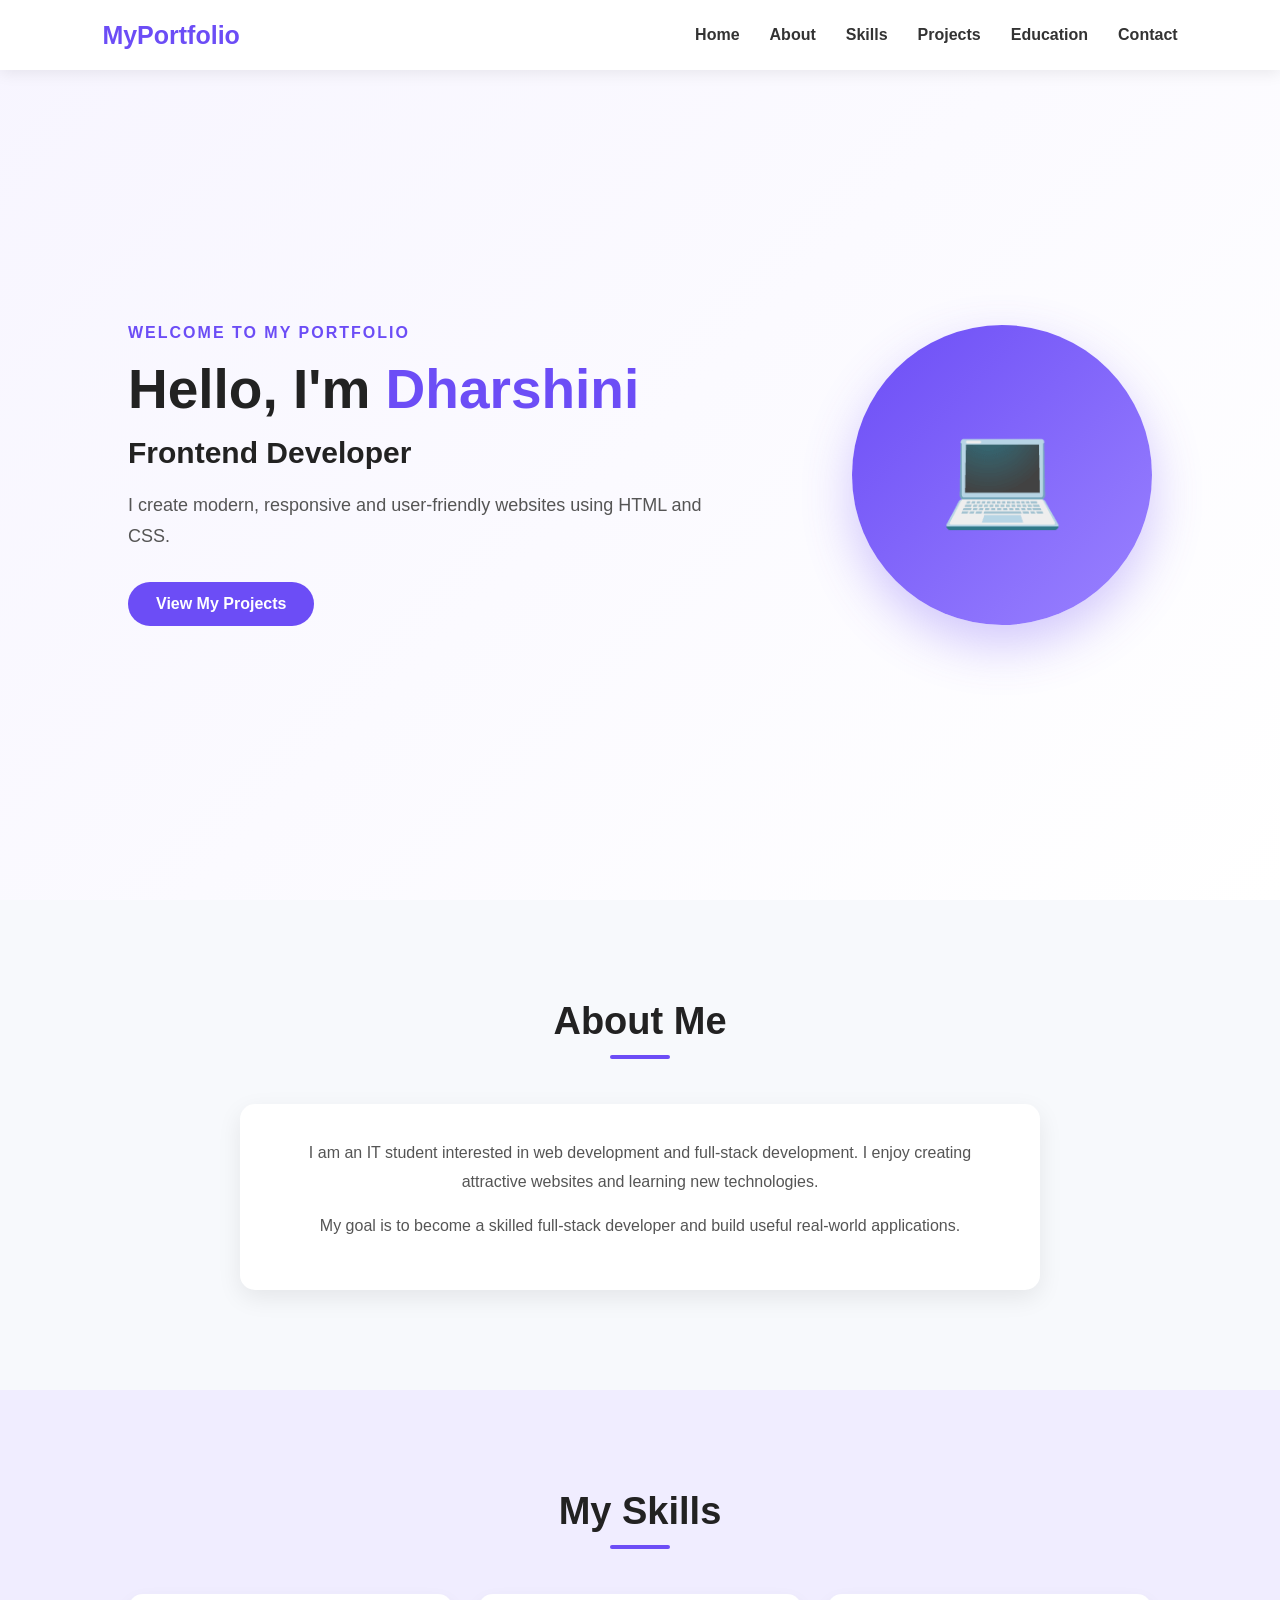
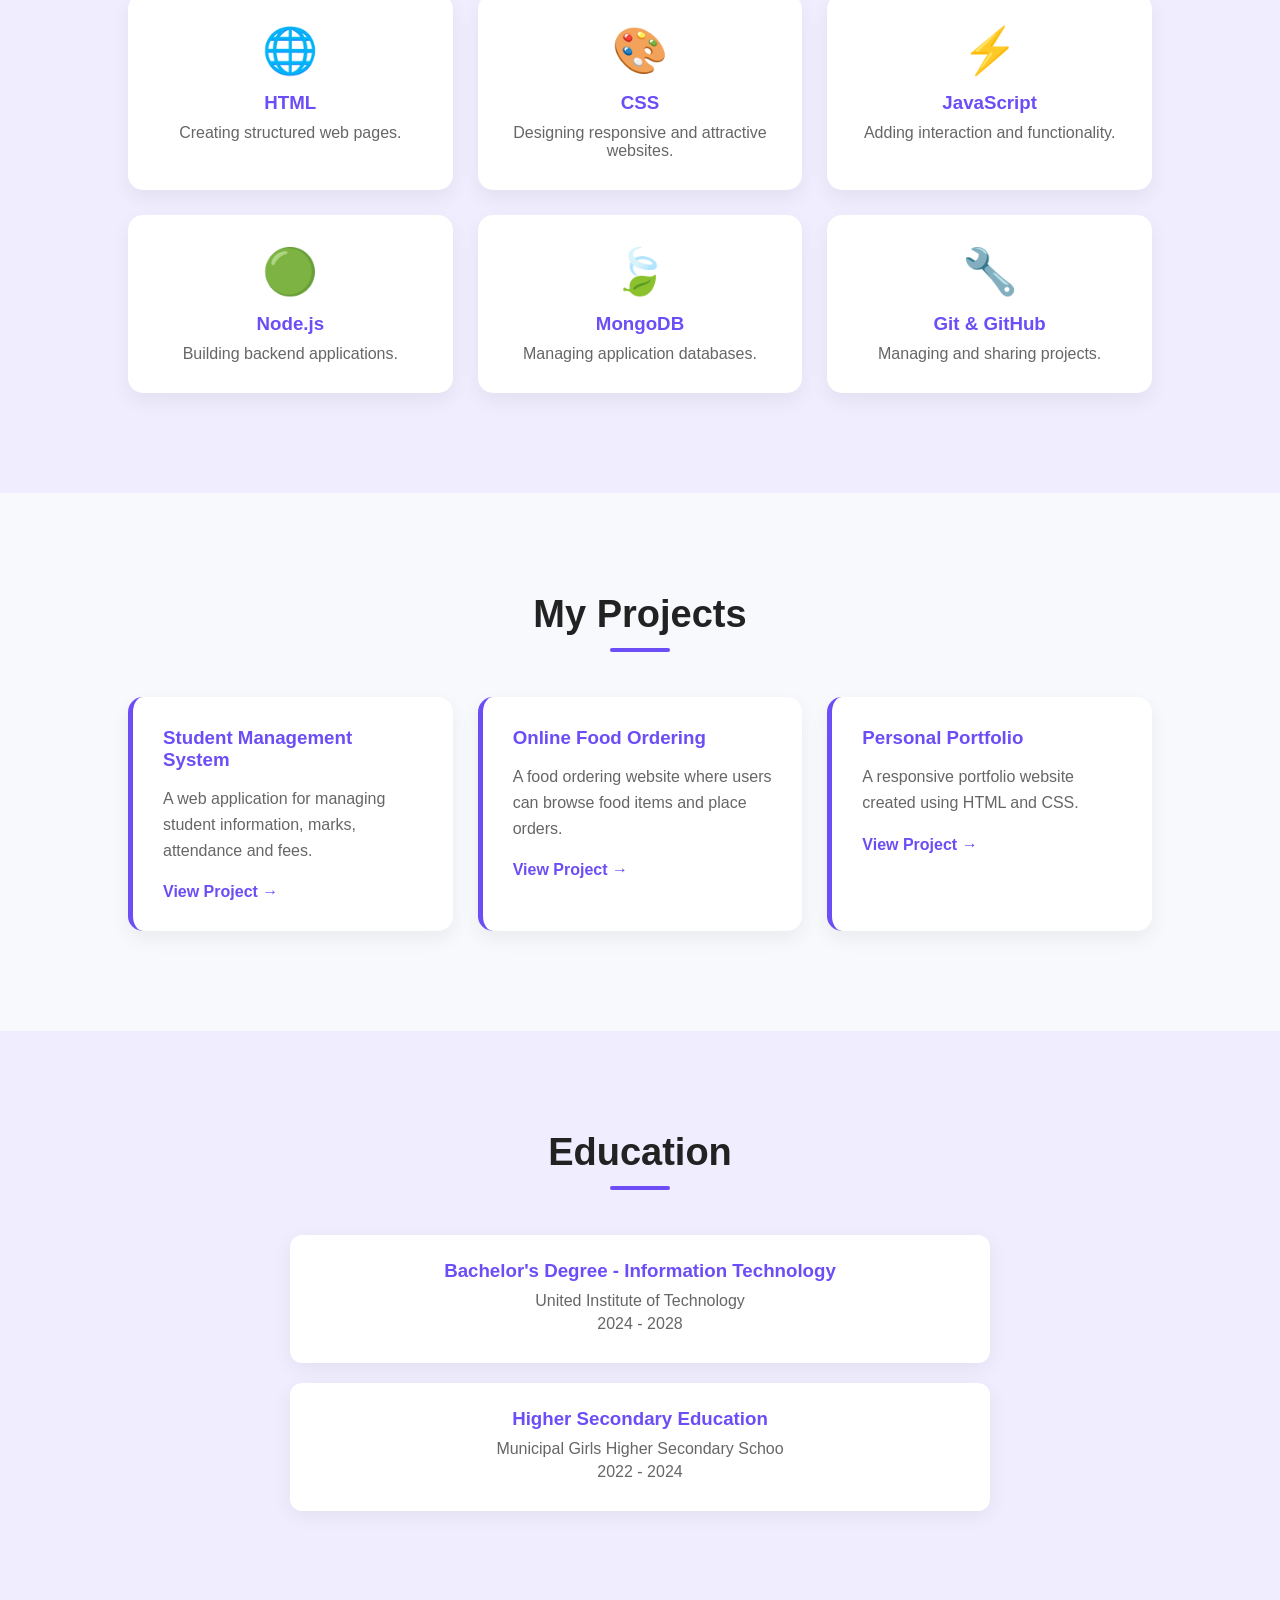
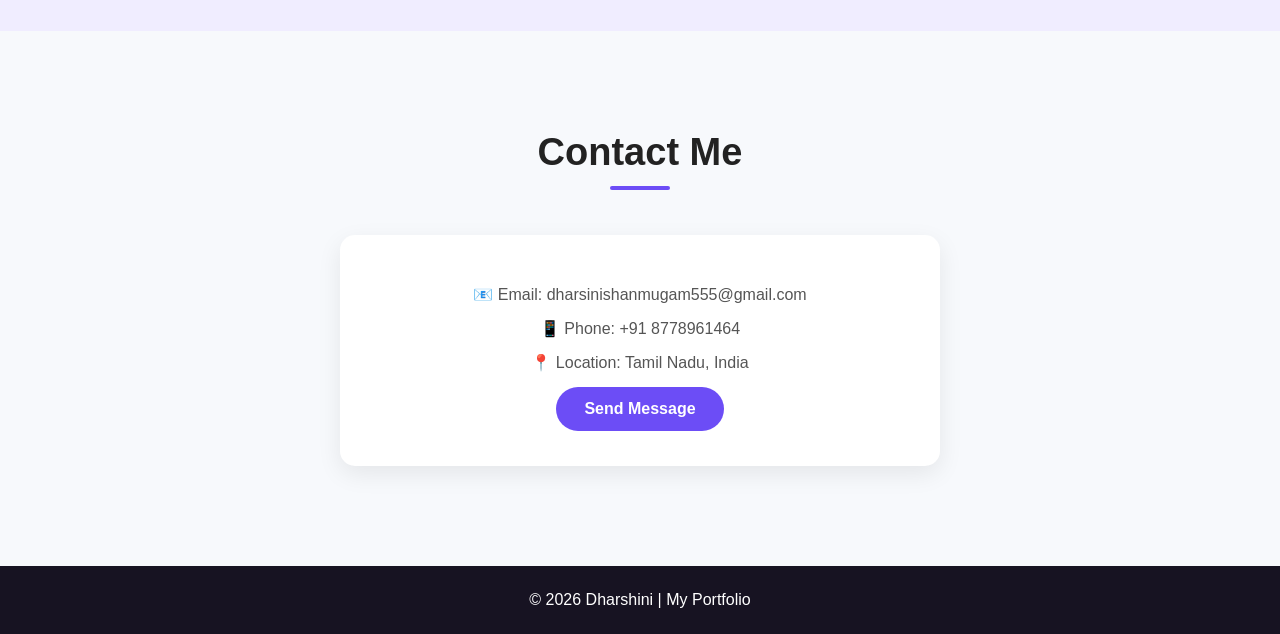
<file: index.html>
<!DOCTYPE html>
<html lang="en">
<head>
    <meta charset="UTF-8">
    <meta name="viewport" content="width=device-width, initial-scale=1.0">
    <title>My Portfolio</title>
    <link rel="stylesheet" href="style.css">
</head>

<body>

    <!-- Navigation -->
    <header>
        <nav class="navbar">
            <div class="logo">MyPortfolio</div>

            <ul class="nav-links">
                <li><a href="#home">Home</a></li>
                <li><a href="about.html">About</a></li>
                <li><a href="skills.html">Skills</a></li>
                <li><a href="projects.html">Projects</a></li>
                <li><a href="education.html">Education</a></li>
                <li><a href="contact.html">Contact</a></li>
            </ul>
        </nav>
    </header>

    <!-- Home -->
    <section id="home" class="home">
        <div class="home-content">
            <p class="welcome">WELCOME TO MY PORTFOLIO</p>

            <h1>Hello, I'm <span>Dharshini</span></h1>

            <h2>Frontend Developer</h2>

            <p>
                I create modern, responsive and user-friendly websites
                using HTML and CSS.
            </p>

            <a href="about.html" class="btn">View My Projects</a>
        </div>

        <div class="profile">
            <div class="circle">
                <span>💻</span>
            </div>
        </div>
    </section>

    <!-- About -->
    <section id="about" class="section">
        <h2 class="section-title">About Me</h2>

        <div class="about-box">
            <p>
                I am an IT student interested in web development and
                full-stack development. I enjoy creating attractive
                websites and learning new technologies.
            </p>

            <p>
                My goal is to become a skilled full-stack developer
                and build useful real-world applications.
            </p>
        </div>
    </section>

    <!-- Skills -->
    <section id="skills" class="section skills-section">
        <h2 class="section-title">My Skills</h2>

        <div class="skills-container">

            <div class="skill-card">
                <div class="icon">🌐</div>
                <h3>HTML</h3>
                <p>Creating structured web pages.</p>
            </div>

            <div class="skill-card">
                <div class="icon">🎨</div>
                <h3>CSS</h3>
                <p>Designing responsive and attractive websites.</p>
            </div>

            <div class="skill-card">
                <div class="icon">⚡</div>
                <h3>JavaScript</h3>
                <p>Adding interaction and functionality.</p>
            </div>

            <div class="skill-card">
                <div class="icon">🟢</div>
                <h3>Node.js</h3>
                <p>Building backend applications.</p>
            </div>

            <div class="skill-card">
                <div class="icon">🍃</div>
                <h3>MongoDB</h3>
                <p>Managing application databases.</p>
            </div>

            <div class="skill-card">
                <div class="icon">🔧</div>
                <h3>Git & GitHub</h3>
                <p>Managing and sharing projects.</p>
            </div>

        </div>
    </section>

    <!-- Projects -->
    <section id="projects" class="section">
        <h2 class="section-title">My Projects</h2>

        <div class="project-container">

            <div class="project-card">
                <h3>Student Management System</h3>
                <p>
                    A web application for managing student information,
                    marks, attendance and fees.
                </p>
                <a href="#">View Project →</a>
            </div>

            <div class="project-card">
                <h3>Online Food Ordering</h3>
                <p>
                    A food ordering website where users can browse food
                    items and place orders.
                </p>
                <a href="#">View Project →</a>
            </div>

            <div class="project-card">
                <h3>Personal Portfolio</h3>
                <p>
                    A responsive portfolio website created using
                    HTML and CSS.
                </p>
                <a href="#">View Project →</a>
            </div>

        </div>
    </section>

    <!-- Education -->
    <section id="education" class="section education">
        <h2 class="section-title">Education</h2>

        <div class="education-box">
            <h3>Bachelor's Degree - Information Technology</h3>
            <p>United Institute of Technology</p>
            <p>2024 - 2028</p>
        </div>

        <div class="education-box">
            <h3>Higher Secondary Education</h3>
            <p>Municipal Girls Higher Secondary Schoo</p>
            <p>2022 - 2024</p>
        </div>
    </section>

    <!-- Contact -->
    <section id="contact" class="section contact">
        <h2 class="section-title">Contact Me</h2>

        <div class="contact-box">
            <p>📧 Email: dharsinishanmugam555@gmail.com</p>
            <p>📱 Phone: +91 8778961464</p>
            <p>📍 Location: Tamil Nadu, India</p>

            <a href="contact.html" class="btn">
                Send Message
            </a>
        </div>
    </section>

    <!-- Footer -->
    <footer>
        <p>© 2026 Dharshini | My Portfolio</p>
    </footer>

</body>
</html>
</file>
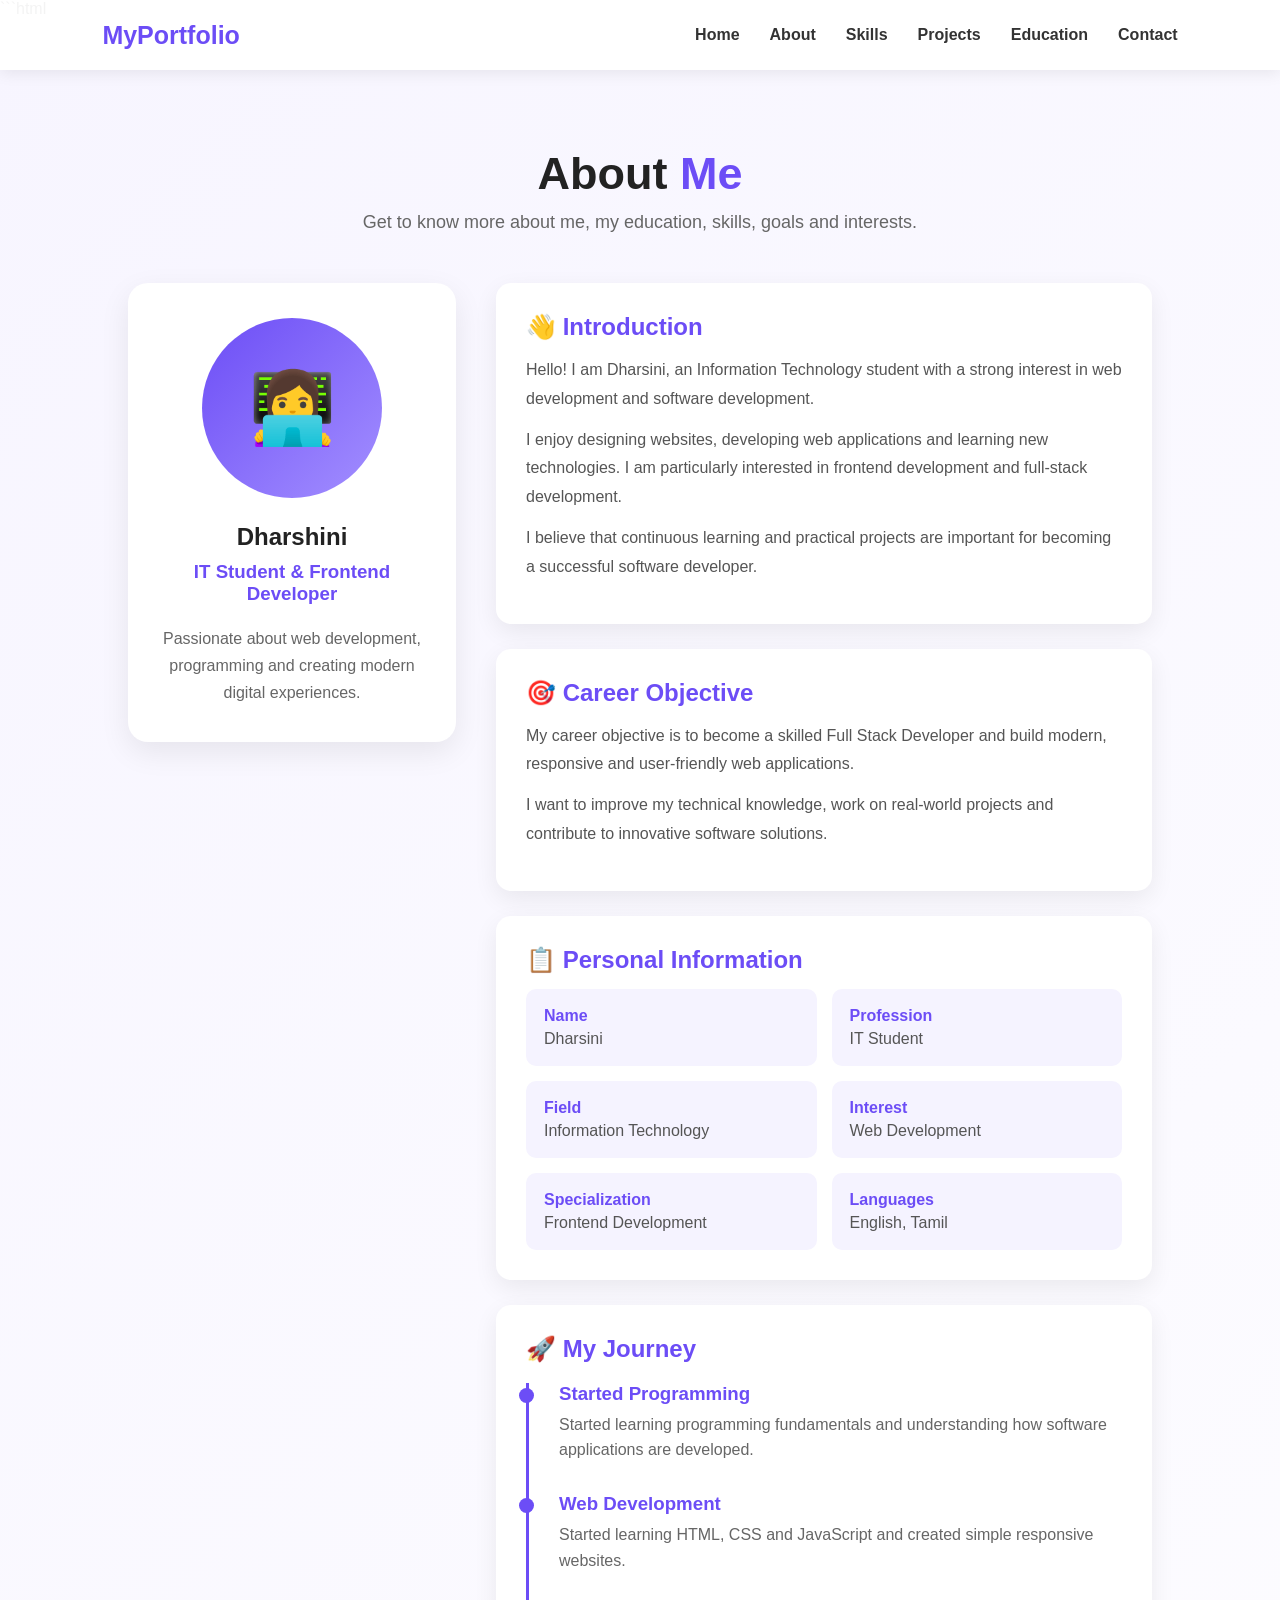
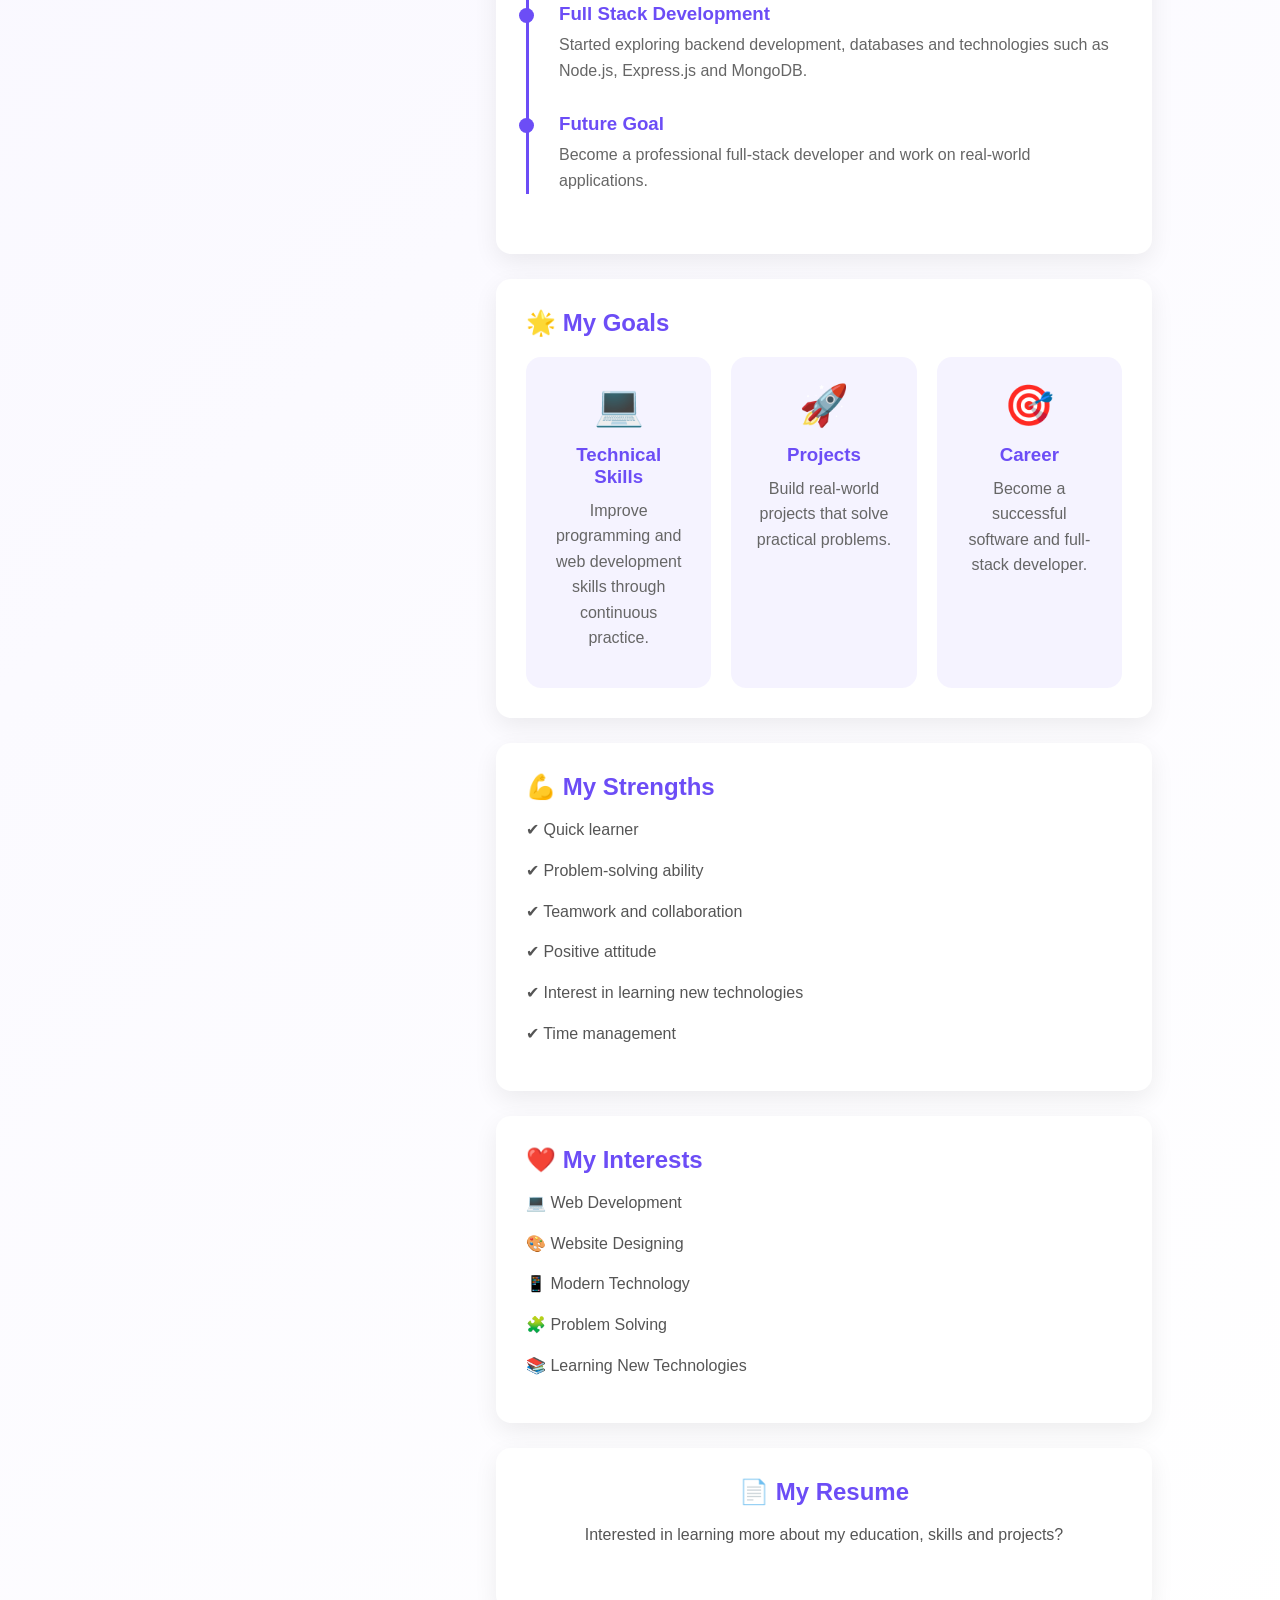
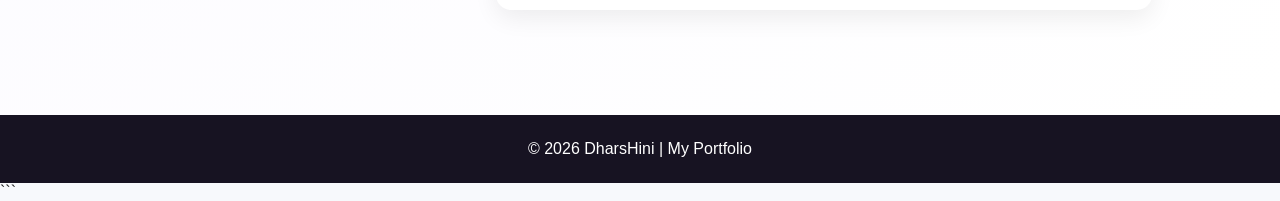
<file: about.html>
```html
<!DOCTYPE html>
<html lang="en">

<head>
    <meta charset="UTF-8">
    <meta name="viewport" content="width=device-width, initial-scale=1.0">

    <title>About Me | My Portfolio</title>

    <link rel="stylesheet" href="style.css">

    <style>
        /* About Page */

        .about-page {
            min-height: 100vh;
            padding: 130px 10% 80px;
            background: linear-gradient(135deg, #f7f5ff, #ffffff);
        }

        .about-heading {
            text-align: center;
            margin-bottom: 50px;
            animation: fadeDown 1s ease;
        }

        .about-heading h1 {
            font-size: 45px;
            color: #222;
        }

        .about-heading h1 span {
            color: #6c4df6;
        }

        .about-heading p {
            margin-top: 12px;
            color: #666;
            font-size: 18px;
        }

        .about-main {
            display: grid;
            grid-template-columns: 1fr 2fr;
            gap: 40px;
            align-items: start;
        }

        /* Profile Card */

        .profile-card {
            background: white;
            padding: 35px;
            border-radius: 20px;
            text-align: center;
            box-shadow: 0 10px 30px rgba(0, 0, 0, 0.08);
            animation: slideLeft 1s ease;
        }

        .profile-image {
            width: 180px;
            height: 180px;
            margin: auto;
            border-radius: 50%;
            background: linear-gradient(135deg, #6c4df6, #a38fff);
            display: flex;
            align-items: center;
            justify-content: center;
            font-size: 70px;
            animation: floating 3s ease-in-out infinite;
        }

        .profile-card h2 {
            margin-top: 25px;
            color: #222;
        }

        .profile-card h3 {
            color: #6c4df6;
            margin: 10px 0 20px;
        }

        .profile-card p {
            color: #666;
            line-height: 1.7;
        }

        /* Details */

        .about-content {
            animation: slideRight 1s ease;
        }

        .about-box {
            background: white;
            padding: 30px;
            margin-bottom: 25px;
            border-radius: 15px;
            box-shadow: 0 8px 25px rgba(0, 0, 0, 0.07);
            transition: 0.4s;
        }

        .about-box:hover {
            transform: translateY(-5px);
            box-shadow: 0 15px 30px rgba(108, 77, 246, 0.15);
        }

        .about-box h2 {
            color: #6c4df6;
            margin-bottom: 15px;
        }

        .about-box p {
            color: #555;
            line-height: 1.8;
            margin-bottom: 12px;
        }

        /* Information */

        .info-grid {
            display: grid;
            grid-template-columns: repeat(2, 1fr);
            gap: 15px;
        }

        .info-item {
            padding: 18px;
            background: #f5f3ff;
            border-radius: 10px;
            transition: 0.3s;
        }

        .info-item:hover {
            transform: scale(1.03);
        }

        .info-item strong {
            color: #6c4df6;
            display: block;
            margin-bottom: 5px;
        }

        .info-item span {
            color: #555;
        }

        /* Goals */

        .goal-container {
            display: grid;
            grid-template-columns: repeat(3, 1fr);
            gap: 20px;
            margin-top: 20px;
        }

        .goal-card {
            padding: 25px;
            background: #f5f3ff;
            border-radius: 15px;
            text-align: center;
            transition: 0.4s;
        }

        .goal-card:hover {
            transform: translateY(-10px);
            background: #ece8ff;
        }

        .goal-card .icon {
            font-size: 40px;
            margin-bottom: 15px;
        }

        .goal-card h3 {
            color: #6c4df6;
            margin-bottom: 10px;
        }

        .goal-card p {
            color: #666;
            line-height: 1.6;
        }

        /* Timeline */

        .timeline {
            margin-top: 20px;
            border-left: 3px solid #6c4df6;
            padding-left: 30px;
        }

        .timeline-item {
            position: relative;
            margin-bottom: 30px;
        }

        .timeline-item::before {
            content: "";
            position: absolute;
            left: -40px;
            top: 5px;
            width: 15px;
            height: 15px;
            border-radius: 50%;
            background: #6c4df6;
        }

        .timeline-item h3 {
            color: #6c4df6;
            margin-bottom: 7px;
        }

        .timeline-item p {
            color: #666;
            line-height: 1.6;
        }

        /* Animation */

        @keyframes fadeDown {
            from {
                opacity: 0;
                transform: translateY(-40px);
            }

            to {
                opacity: 1;
                transform: translateY(0);
            }
        }

        /* Responsive */

        @media (max-width: 900px) {

            .about-main {
                grid-template-columns: 1fr;
            }

            .goal-container {
                grid-template-columns: 1fr;
            }
        }

        @media (max-width: 600px) {

            .about-page {
                padding: 120px 5% 60px;
            }

            .about-heading h1 {
                font-size: 35px;
            }

            .info-grid {
                grid-template-columns: 1fr;
            }
        }
    </style>
</head>

<body>

    <!-- Navigation -->

    <header>
        <nav class="navbar">

            <div class="logo">
                MyPortfolio
            </div>

            <ul class="nav-links">

                <li>
                    <a href="index.html">Home</a>
                </li>

                <li>
                    <a href="about.html">About</a>
                </li>

                <li>
                    <a href="skills.html">Skills</a>
                </li>

                <li>
                    <a href="projects.html">Projects</a>
                </li>

                <li>
                    <a href="education.html">Education</a>
                </li>

                <li>
                    <a href="contact.html">Contact</a>
                </li>

            </ul>

        </nav>
    </header>


    <!-- About Page -->

    <main class="about-page">

        <!-- Heading -->

        <div class="about-heading">

            <h1>About <span>Me</span></h1>

            <p>
                Get to know more about me, my education,
                skills, goals and interests.
            </p>

        </div>


        <!-- Main About -->

        <div class="about-main">


            <!-- Profile -->

            <div class="profile-card">

                <div class="profile-image">
                    👩‍💻
                </div>

                <h2>Dharshini</h2>

                <h3>IT Student & Frontend Developer</h3>

                <p>
                    Passionate about web development,
                    programming and creating modern
                    digital experiences.
                </p>

            </div>


            <!-- Content -->

            <div class="about-content">


                <!-- Introduction -->

                <div class="about-box">

                    <h2>👋 Introduction</h2>

                    <p>
                        Hello! I am Dharsini, an Information Technology
                        student with a strong interest in web development
                        and software development.
                    </p>

                    <p>
                        I enjoy designing websites, developing web
                        applications and learning new technologies.
                        I am particularly interested in frontend
                        development and full-stack development.
                    </p>

                    <p>
                        I believe that continuous learning and practical
                        projects are important for becoming a successful
                        software developer.
                    </p>

                </div>


                <!-- Career Objective -->

                <div class="about-box">

                    <h2>🎯 Career Objective</h2>

                    <p>
                        My career objective is to become a skilled
                        Full Stack Developer and build modern,
                        responsive and user-friendly web applications.
                    </p>

                    <p>
                        I want to improve my technical knowledge,
                        work on real-world projects and contribute
                        to innovative software solutions.
                    </p>

                </div>


                <!-- Personal Information -->

                <div class="about-box">

                    <h2>📋 Personal Information</h2>

                    <div class="info-grid">

                        <div class="info-item">
                            <strong>Name</strong>
                            <span>Dharsini</span>
                        </div>

                        <div class="info-item">
                            <strong>Profession</strong>
                            <span>IT Student</span>
                        </div>

                        <div class="info-item">
                            <strong>Field</strong>
                            <span>Information Technology</span>
                        </div>

                        <div class="info-item">
                            <strong>Interest</strong>
                            <span>Web Development</span>
                        </div>

                        <div class="info-item">
                            <strong>Specialization</strong>
                            <span>Frontend Development</span>
                        </div>

                        <div class="info-item">
                            <strong>Languages</strong>
                            <span>English, Tamil</span>
                        </div>

                    </div>

                </div>


                <!-- My Journey -->

                <div class="about-box">

                    <h2>🚀 My Journey</h2>

                    <div class="timeline">

                        <div class="timeline-item">

                            <h3>Started Programming</h3>

                            <p>
                                Started learning programming fundamentals
                                and understanding how software applications
                                are developed.
                            </p>

                        </div>


                        <div class="timeline-item">

                            <h3>Web Development</h3>

                            <p>
                                Started learning HTML, CSS and JavaScript
                                and created simple responsive websites.
                            </p>

                        </div>


                        <div class="timeline-item">

                            <h3>Full Stack Development</h3>

                            <p>
                                Started exploring backend development,
                                databases and technologies such as
                                Node.js, Express.js and MongoDB.
                            </p>

                        </div>


                        <div class="timeline-item">

                            <h3>Future Goal</h3>

                            <p>
                                Become a professional full-stack developer
                                and work on real-world applications.
                            </p>

                        </div>

                    </div>

                </div>


                <!-- Goals -->

                <div class="about-box">

                    <h2>🌟 My Goals</h2>

                    <div class="goal-container">


                        <div class="goal-card">

                            <div class="icon">
                                💻
                            </div>

                            <h3>Technical Skills</h3>

                            <p>
                                Improve programming and web development
                                skills through continuous practice.
                            </p>

                        </div>


                        <div class="goal-card">

                            <div class="icon">
                                🚀
                            </div>

                            <h3>Projects</h3>

                            <p>
                                Build real-world projects that solve
                                practical problems.
                            </p>

                        </div>


                        <div class="goal-card">

                            <div class="icon">
                                🎯
                            </div>

                            <h3>Career</h3>

                            <p>
                                Become a successful software and
                                full-stack developer.
                            </p>

                        </div>

                    </div>

                </div>


                <!-- Strengths -->

                <div class="about-box">

                    <h2>💪 My Strengths</h2>

                    <p>✔ Quick learner</p>

                    <p>✔ Problem-solving ability</p>

                    <p>✔ Teamwork and collaboration</p>

                    <p>✔ Positive attitude</p>

                    <p>✔ Interest in learning new technologies</p>

                    <p>✔ Time management</p>

                </div>


                <!-- Interests -->

                <div class="about-box">

                    <h2>❤️ My Interests</h2>

                    <p>
                        💻 Web Development
                    </p>

                    <p>
                        🎨 Website Designing
                    </p>

                    <p>
                        📱 Modern Technology
                    </p>

                    <p>
                        🧩 Problem Solving
                    </p>

                    <p>
                        📚 Learning New Technologies
                    </p>

                </div>


                <!-- Download CV -->

                <div class="about-box" style="text-align:center;">

                    <h2>📄 My Resume</h2>

                    <p>
                        Interested in learning more about my
                        education, skills and projects?
                    </p>

                    <br>

                
                </div>


            </div>

        </div>

    </main>


    <!-- Footer -->

    <footer>

        <p>
            © 2026 DharsHini | My Portfolio
        </p>

    </footer>

</body>

</html>
```
</file>
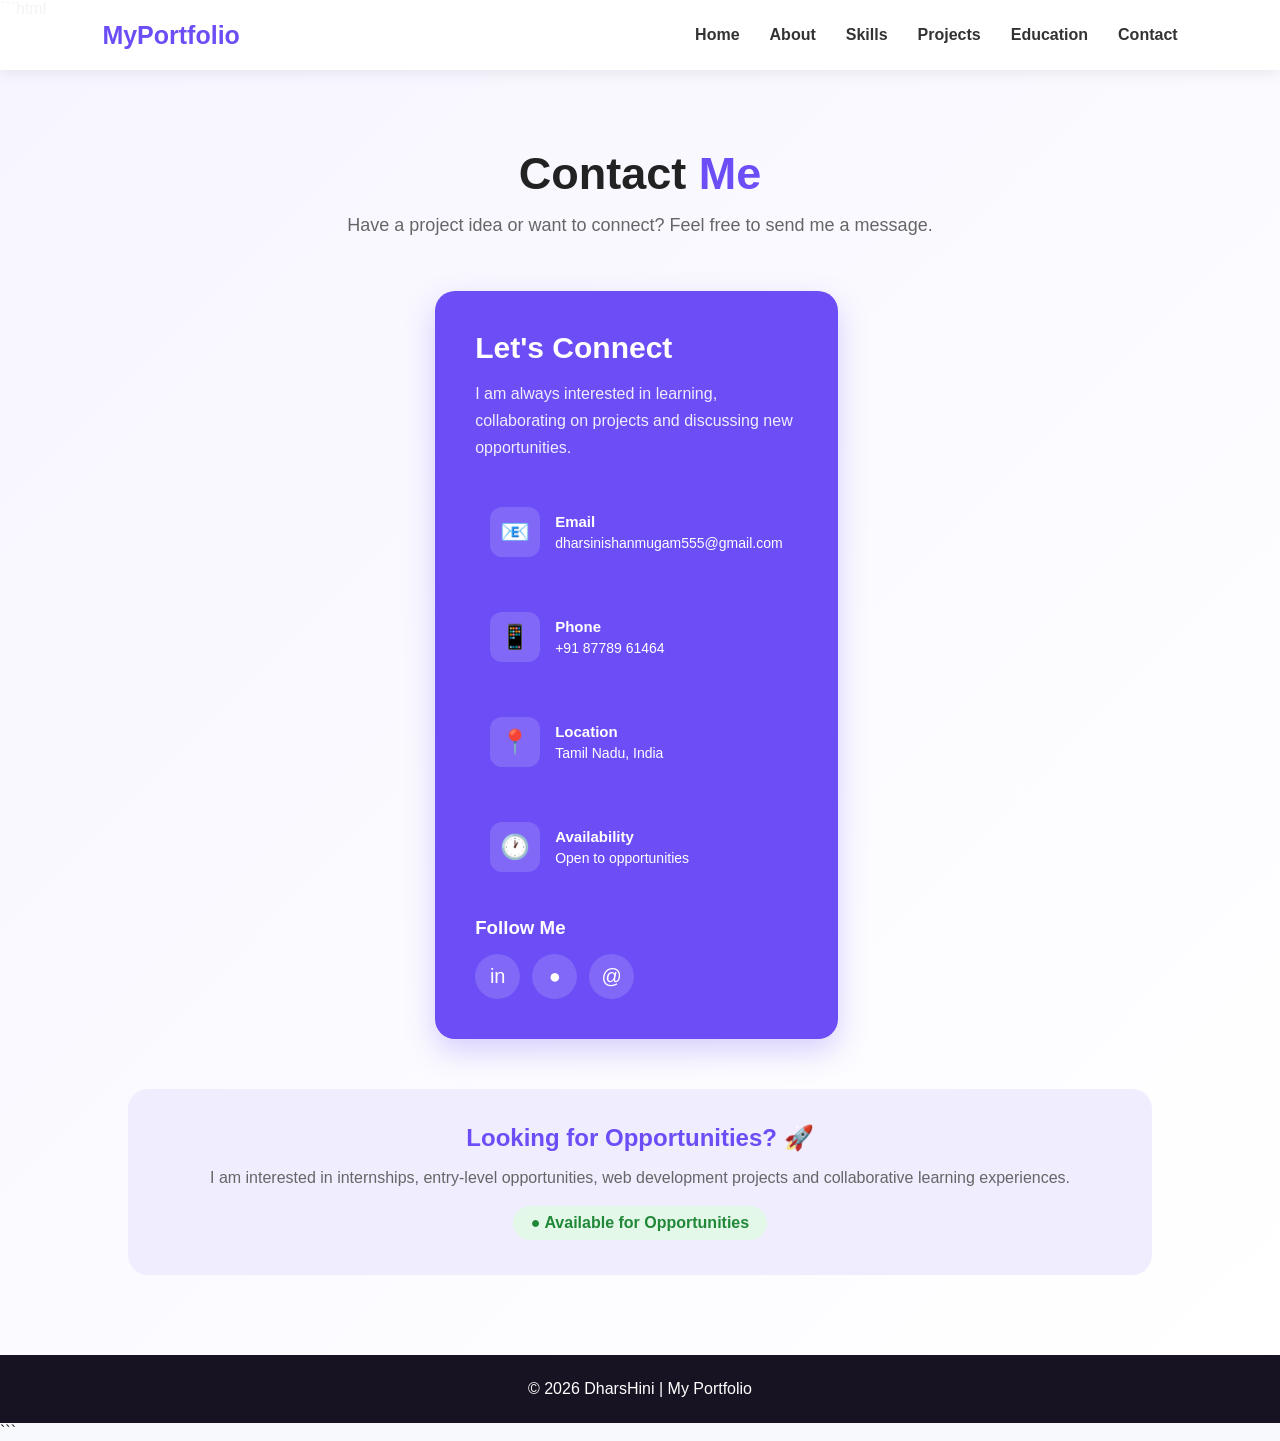
<file: contact.html>
```html
<!DOCTYPE html>
<html lang="en">

<head>

    <meta charset="UTF-8">
    <meta name="viewport" content="width=device-width, initial-scale=1.0">

    <title>Contact Me | My Portfolio</title>

    <link rel="stylesheet" href="style.css">

    <style>

        /* =========================
           CONTACT PAGE
        ========================= */

        .contact-page {
            min-height: 100vh;
            padding: 130px 10% 80px;
            background: linear-gradient(135deg, #f7f5ff, #ffffff);
        }

        /* =========================
           HEADING
        ========================= */

        .contact-heading {
            text-align: center;
            margin-bottom: 55px;
            animation: fadeDown 1s ease;
        }

        .contact-heading h1 {
            font-size: 45px;
            color: #222;
        }

        .contact-heading h1 span {
            color: #6c4df6;
        }

        .contact-heading p {
            margin-top: 15px;
            color: #666;
            font-size: 18px;
        }

        /* =========================
           CONTACT CONTAINER
        ========================= */

        .contact-container {
            display: grid;
            grid-template-columns: 1fr 1.5fr;
            gap: 35px;
            align-items: stretch;
            padding-left: 30%;
            padding-right: 30px;
        
        }

        /* =========================
           CONTACT INFORMATION
        ========================= */

        .contact-info {
            background: #6c4df6;
            color: white;
            padding: 40px;
            border-radius: 20px;
            box-shadow: 0 12px 30px rgba(108, 77, 246, 0.25);
            animation: slideLeft 1s ease;
        }

        .contact-info h2 {
            font-size: 30px;
            margin-bottom: 15px;
        }

        .contact-info > p {
            line-height: 1.7;
            margin-bottom: 30px;
            opacity: 0.9;
        }

        /* =========================
           CONTACT ITEMS
        ========================= */

        .contact-item {
            display: flex;
            align-items: center;
            gap: 15px;
            margin-bottom: 25px;
            padding: 15px;
            border-radius: 12px;
            transition: 0.3s;
        }

        .contact-item:hover {
            background: rgba(255, 255, 255, 0.12);
            transform: translateX(7px);
        }

        .contact-icon {
            width: 50px;
            height: 50px;
            background: rgba(255, 255, 255, 0.15);
            border-radius: 12px;
            display: flex;
            align-items: center;
            justify-content: center;
            font-size: 24px;
        }

        .contact-item h3 {
            font-size: 15px;
            margin-bottom: 5px;
        }

        .contact-item a,
        .contact-item span {
            color: white;
            text-decoration: none;
            font-size: 14px;
        }

        .contact-item a:hover {
            text-decoration: underline;
        }

        /* =========================
           SOCIAL LINKS
        ========================= */

        .social-links {
            margin-top: 30px;
        }

        .social-links h3 {
            margin-bottom: 15px;
        }

        .social-buttons {
            display: flex;
            gap: 12px;
            flex-wrap: wrap;
        }

        .social-btn {
            width: 45px;
            height: 45px;
            display: flex;
            align-items: center;
            justify-content: center;
            border-radius: 50%;
            background: rgba(255, 255, 255, 0.15);
            color: white;
            text-decoration: none;
            font-size: 20px;
            transition: 0.3s;
        }

        .social-btn:hover {
            background: white;
            color: #6c4df6;
            transform: translateY(-5px);
        }

        /* =========================
           CONTACT FORM
        ========================= */

        .contact-form {
            background: white;
            padding: 40px;
            border-radius: 20px;
            box-shadow: 0 10px 30px rgba(0, 0, 0, 0.08);
            animation: slideRight 1s ease;
        }

        .contact-form h2 {
            color: #6c4df6;
            margin-bottom: 10px;
            font-size: 30px;
        }

        .contact-form > p {
            color: #666;
            margin-bottom: 30px;
        }

        /* =========================
           INPUT GROUP
        ========================= */

        .input-group {
            margin-bottom: 20px;
        }

        .input-group label {
            display: block;
            color: #333;
            font-weight: bold;
            margin-bottom: 8px;
        }

        .input-group input,
        .input-group textarea,
        .input-group select {
            width: 100%;
            padding: 14px 16px;
            border: 2px solid #e5e3eb;
            border-radius: 10px;
            outline: none;
            font-family: Arial, sans-serif;
            font-size: 15px;
            transition: 0.3s;
        }

        .input-group input:focus,
        .input-group textarea:focus,
        .input-group select:focus {
            border-color: #6c4df6;
            box-shadow: 0 0 0 3px rgba(108, 77, 246, 0.1);
        }

        .input-group textarea {
            height: 150px;
            resize: vertical;
        }

        /* =========================
           SUBMIT BUTTON
        ========================= */

        .submit-btn {
            width: 100%;
            padding: 15px;
            border: none;
            border-radius: 30px;
            background: #6c4df6;
            color: white;
            font-size: 16px;
            font-weight: bold;
            cursor: pointer;
            transition: 0.3s;
        }

        .submit-btn:hover {
            background: #5337d4;
            transform: translateY(-4px);
            box-shadow: 0 10px 20px rgba(108, 77, 246, 0.25);
        }

        /* =========================
           AVAILABILITY
        ========================= */

        .availability {
            margin-top: 50px;
            padding: 35px;
            background: #f0edff;
            border-radius: 20px;
            text-align: center;
        }

        .availability h2 {
            color: #6c4df6;
            margin-bottom: 12px;
        }

        .availability p {
            color: #666;
            line-height: 1.7;
        }

        .available-badge {
            display: inline-block;
            margin-top: 15px;
            padding: 8px 18px;
            background: #e3f8e9;
            color: #218838;
            border-radius: 20px;
            font-weight: bold;
        }

        /* =========================
           FOOTER
        ========================= */

        footer {
            text-align: center;
            padding: 25px;
            background: #171322;
            color: white;
        }

        /* =========================
           ANIMATIONS
        ========================= */

        @keyframes fadeDown {

            from {
                opacity: 0;
                transform: translateY(-40px);
            }

            to {
                opacity: 1;
                transform: translateY(0);
            }

        }

        @keyframes slideLeft {

            from {
                opacity: 0;
                transform: translateX(-70px);
            }

            to {
                opacity: 1;
                transform: translateX(0);
            }

        }

        @keyframes slideRight {

            from {
                opacity: 0;
                transform: translateX(70px);
            }

            to {
                opacity: 1;
                transform: translateX(0);
            }

        }

        /* =========================
           RESPONSIVE
        ========================= */

        @media (max-width: 900px) {

            .contact-container {
                grid-template-columns: 1fr;
            }

        }

        @media (max-width: 600px) {

            .contact-page {
                padding: 120px 5% 60px;
            }

            .contact-heading h1 {
                font-size: 35px;
            }

            .contact-info,
            .contact-form {
                padding: 25px;
            }

        }

    </style>

</head>


<body>


    <!-- =========================
         NAVIGATION
    ========================= -->

    <header>

        <nav class="navbar">

            <div class="logo">
                MyPortfolio
            </div>

            <ul class="nav-links">

                <li>
                    <a href="index.html">
                        Home
                    </a>
                </li>

                <li>
                    <a href="about.html">
                        About
                    </a>
                </li>

                <li>
                    <a href="skills.html">
                        Skills
                    </a>
                </li>

                <li>
                    <a href="projects.html">
                        Projects
                    </a>
                </li>

                <li>
                    <a href="education.html">
                        Education
                    </a>
                </li>

                <li>
                    <a href="contact.html">
                        Contact
                    </a>
                </li>

            </ul>

        </nav>

    </header>


    <!-- =========================
         CONTACT PAGE
    ========================= -->

    <main class="contact-page">


        <!-- Heading -->

        <div class="contact-heading">

            <h1>
                Contact <span>Me</span>
            </h1>

            <p>
                Have a project idea or want to connect?
                Feel free to send me a message.
            </p>

        </div>


        <!-- =========================
             CONTACT CONTAINER
        ========================= -->

        <div class="contact-container">


            <!-- =========================
                 CONTACT INFORMATION
            ========================= -->

            <div class="contact-info">

                <h2>
                    Let's Connect
                </h2>

                <p>
                    I am always interested in learning,
                    collaborating on projects and discussing
                    new opportunities.
                </p>


                <!-- Email -->

                <div class="contact-item">

                    <div class="contact-icon">
                        📧
                    </div>

                    <div>

                        <h3>
                            Email
                        </h3>

                        <a href="mailto:dharsinishanmugam555@gmail.com">
                            dharsinishanmugam555@gmail.com
                        </a>

                    </div>

                </div>


                <!-- Phone -->

                <div class="contact-item">

                    <div class="contact-icon">
                        📱
                    </div>

                    <div>

                        <h3>
                            Phone
                        </h3>

                        <a href="tel:+918778961464">
                            +91 87789 61464
                        </a>

                    </div>

                </div>


                <!-- Location -->

                <div class="contact-item">

                    <div class="contact-icon">
                        📍
                    </div>

                    <div>

                        <h3>
                            Location
                        </h3>

                        <span>
                            Tamil Nadu, India
                        </span>

                    </div>

                </div>


                <!-- Availability -->

                <div class="contact-item">

                    <div class="contact-icon">
                        🕐
                    </div>

                    <div>

                        <h3>
                            Availability
                        </h3>

                        <span>
                            Open to opportunities
                        </span>

                    </div>

                </div>


                <!-- Social Media -->

                <div class="social-links">

                    <h3>
                        Follow Me
                    </h3>

                    <div class="social-buttons">

                        <!-- Replace links with your profiles -->

                        <a
                            href="https://www.linkedin.com/in/dharshini-s-632b29381?utm_source=share_via&utm_content=profile&utm_medium=member_android"
                            target="_blank"
                            class="social-btn"
                            title="LinkedIn">

                            in

                        </a>

                        <a
                            href="https://github.com/"
                            target="_blank"
                            class="social-btn"
                            title="GitHub">

                            ●

                        </a>

                        <a
                            href="mailto:dharsinishanmugam555@gmail.com"
                            class="social-btn"
                            title="Email">

                            @

                        </a>

                    </div>

                </div>

            </div>


            

        </div>


        <!-- =========================
             AVAILABILITY
        ========================= -->

        <section class="availability">

            <h2>
                Looking for Opportunities? 🚀
            </h2>

            <p>
                I am interested in internships, entry-level
                opportunities, web development projects and
                collaborative learning experiences.
            </p>

            <span class="available-badge">
                ● Available for Opportunities
            </span>

        </section>


    </main>


    <!-- =========================
         FOOTER
    ========================= -->

    <footer>

        <p>
            © 2026 DharsHini | My Portfolio
        </p>

    </footer>


</body>

</html>
```
</file>
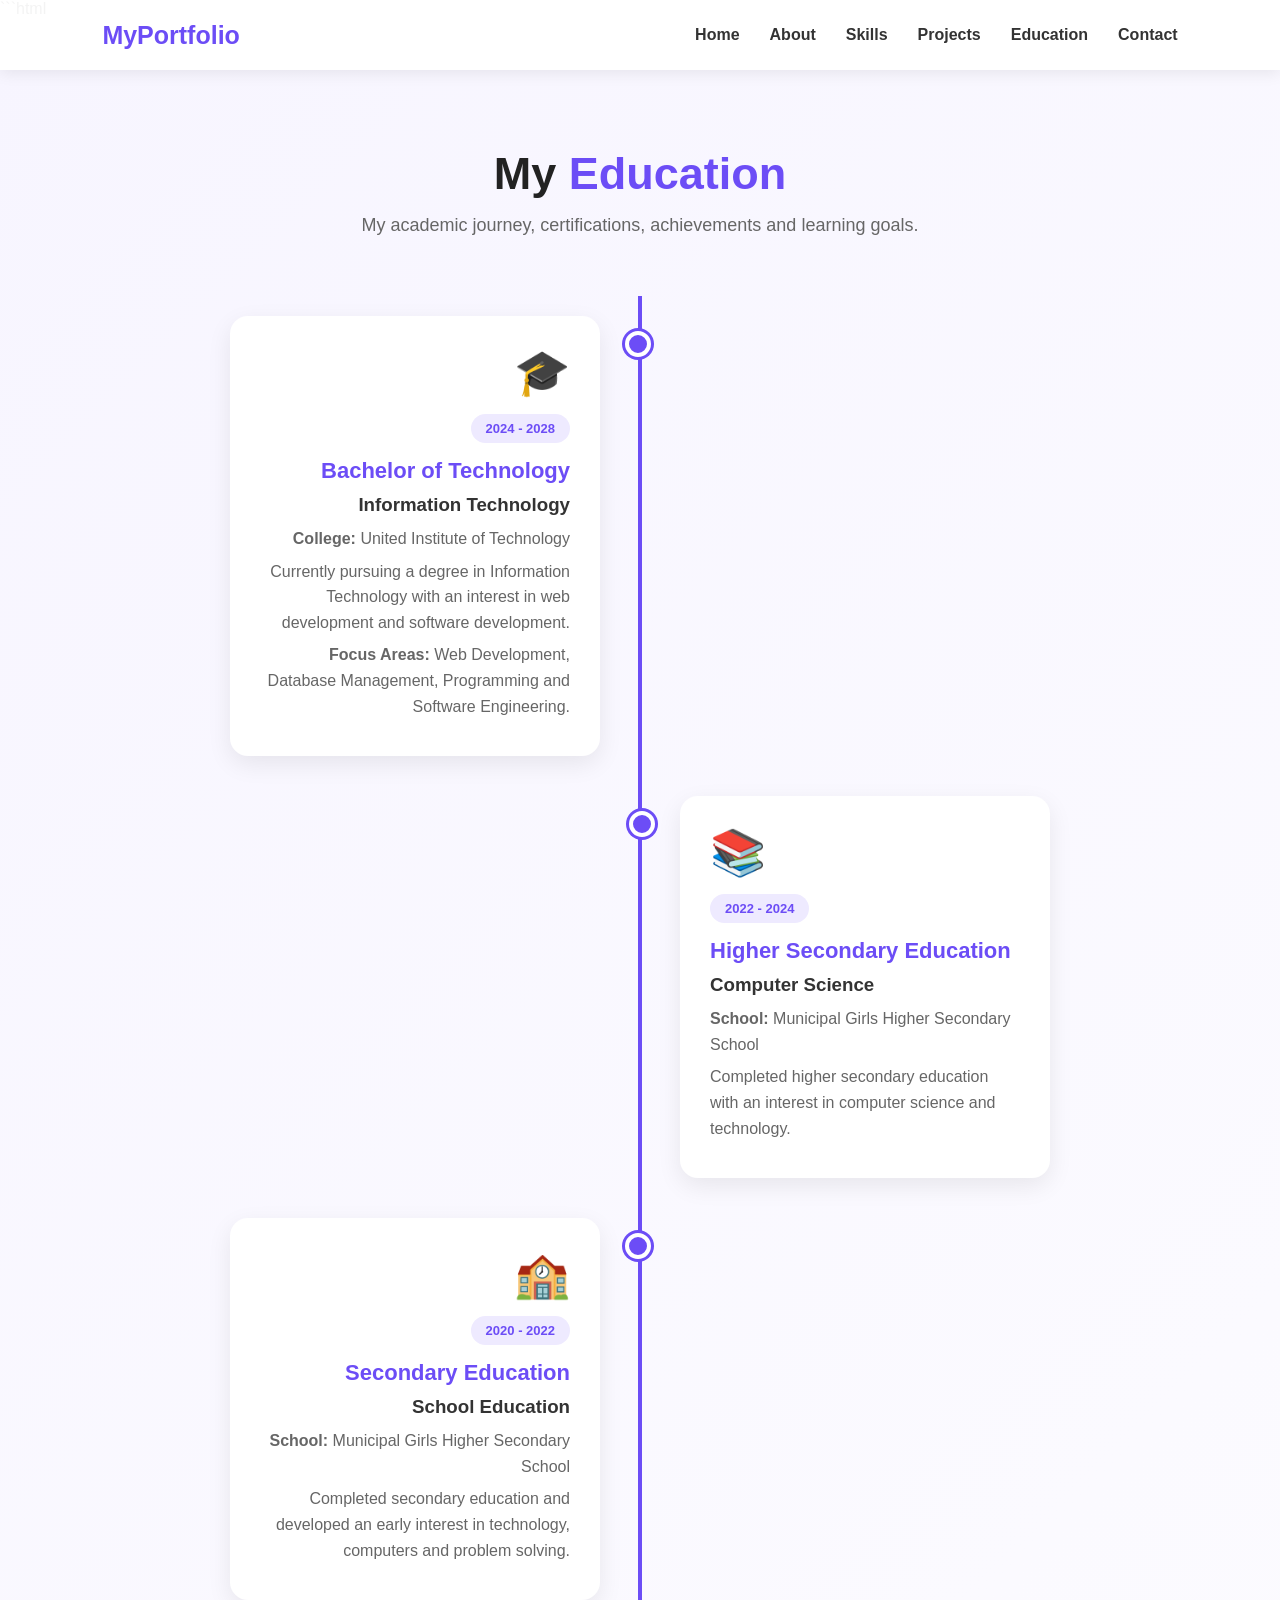
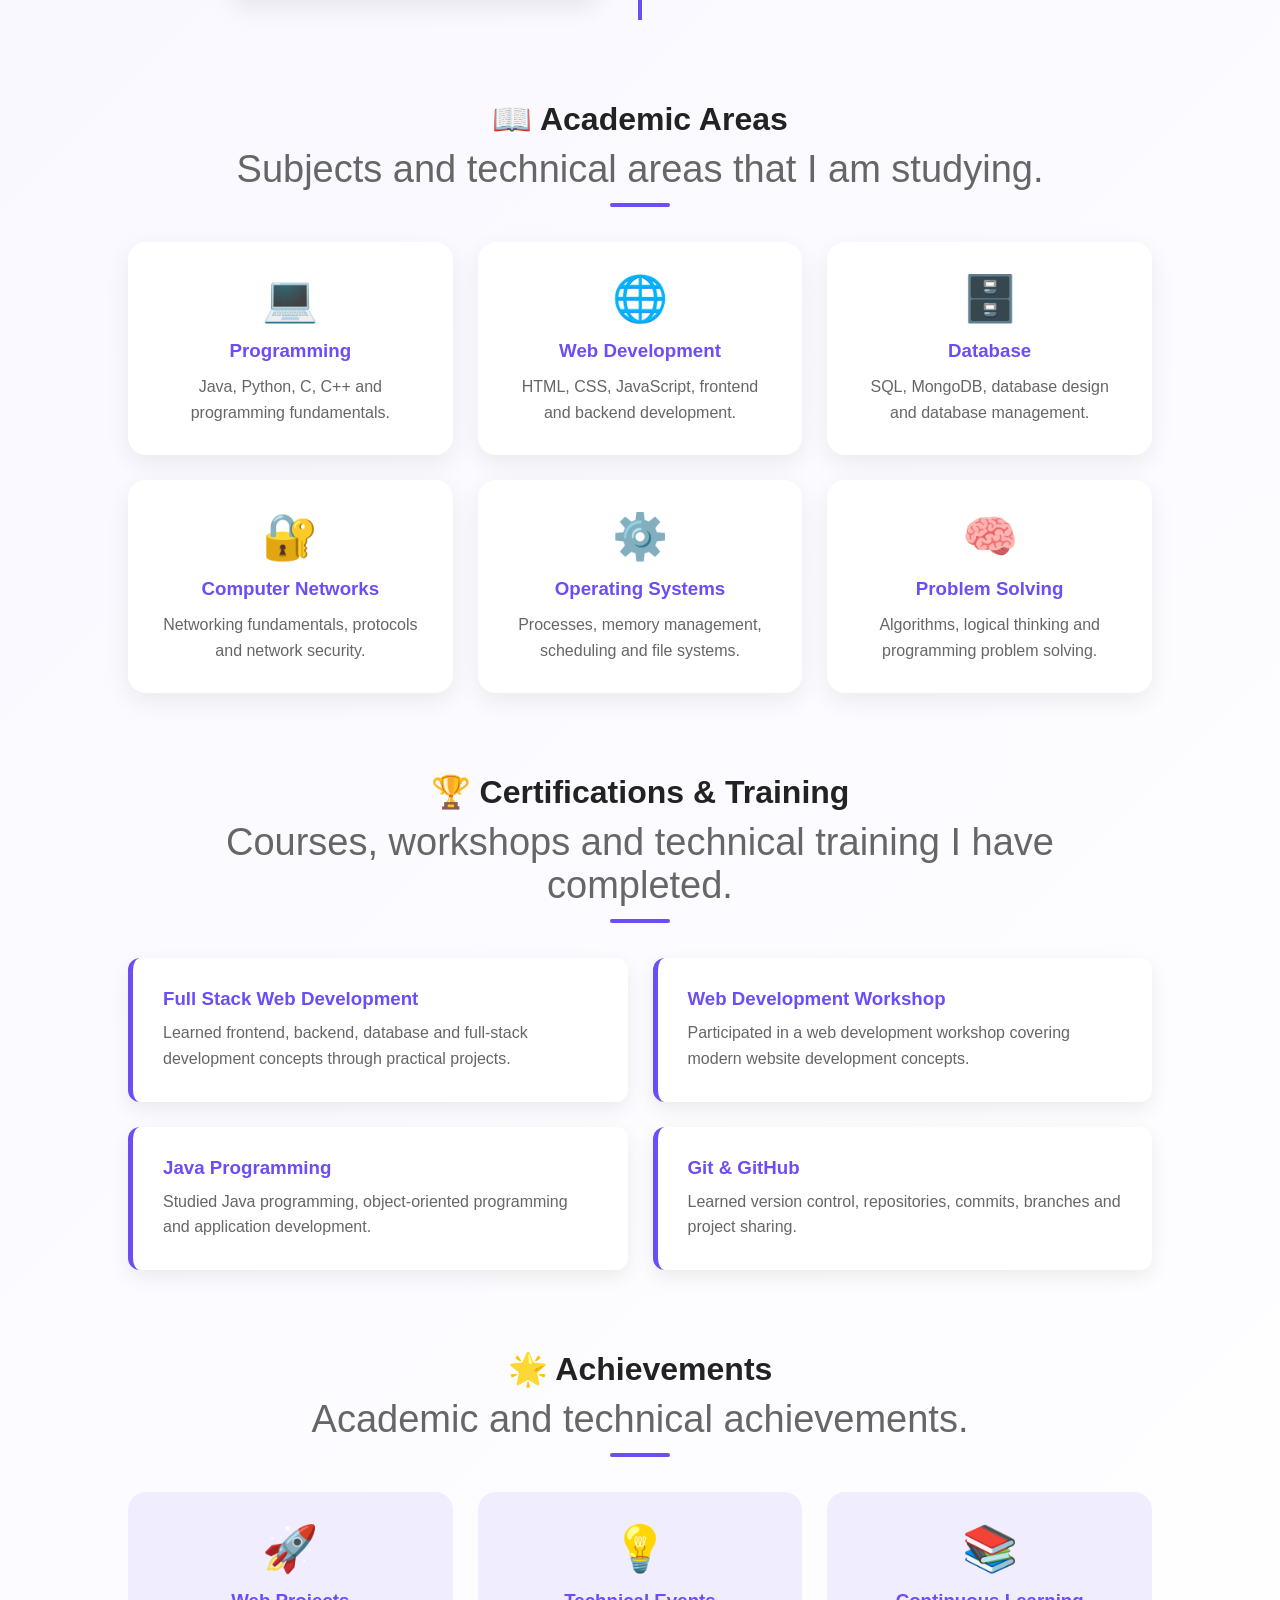
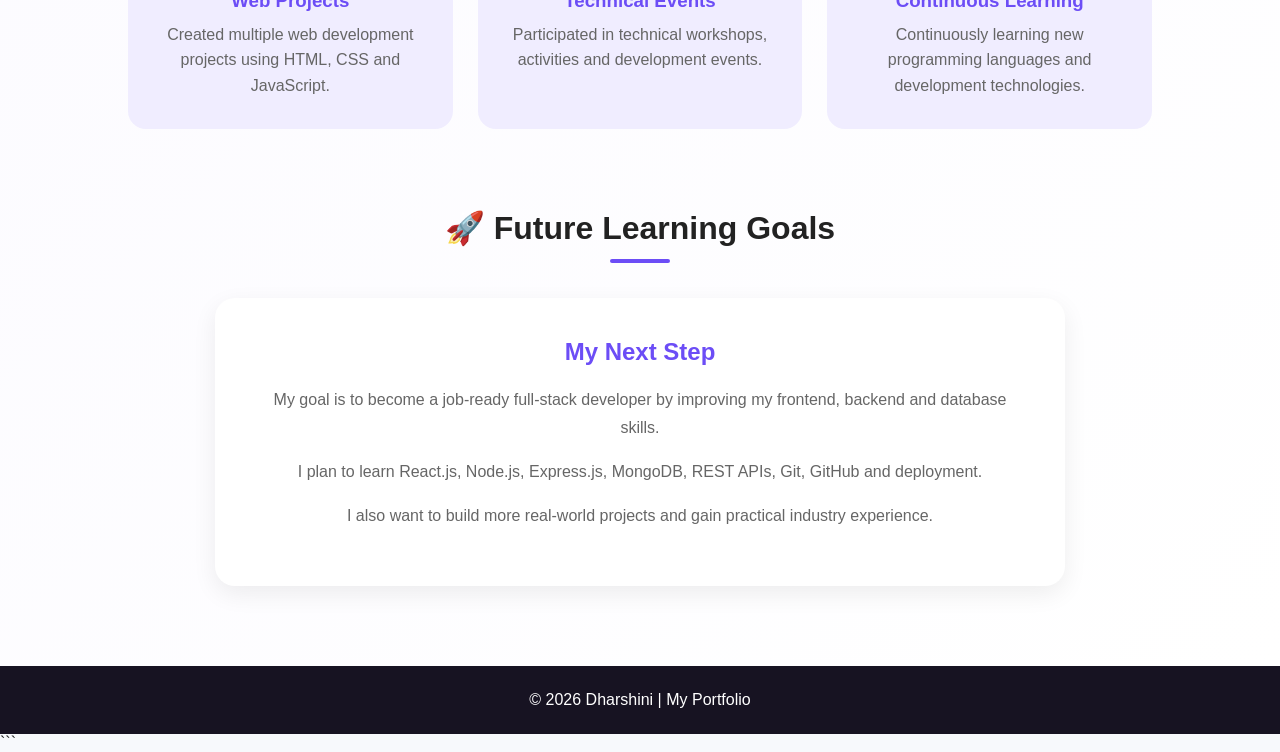
<file: education.html>
```html
<!DOCTYPE html>
<html lang="en">

<head>

    <meta charset="UTF-8">
    <meta name="viewport" content="width=device-width, initial-scale=1.0">

    <title>Education | My Portfolio</title>

    <link rel="stylesheet" href="style.css">

    <style>

        /* =========================
           EDUCATION PAGE
        ========================= */

        .education-page {
            min-height: 100vh;
            padding: 130px 10% 80px;
            background: linear-gradient(135deg, #f7f5ff, #ffffff);
        }

        /* =========================
           HEADING
        ========================= */

        .education-heading {
            text-align: center;
            margin-bottom: 60px;
            animation: fadeDown 1s ease;
        }

        .education-heading h1 {
            font-size: 45px;
            color: #222;
        }

        .education-heading h1 span {
            color: #6c4df6;
        }

        .education-heading p {
            margin-top: 15px;
            color: #666;
            font-size: 18px;
        }

        /* =========================
           EDUCATION TIMELINE
        ========================= */

        .timeline {
            max-width: 900px;
            margin: auto;
            position: relative;
        }

        .timeline::before {
            content: "";
            position: absolute;
            left: 50%;
            top: 0;
            bottom: 0;
            width: 4px;
            background: #6c4df6;
            transform: translateX(-50%);
        }

        .timeline-item {
            width: 50%;
            padding: 20px 40px;
            position: relative;
            animation: cardAppear 1s ease;
        }

        .timeline-item:nth-child(odd) {
            left: 0;
            text-align: right;
        }

        .timeline-item:nth-child(even) {
            left: 50%;
        }

        /* Timeline Dot */

        .timeline-item::before {
            content: "";
            position: absolute;
            top: 35px;
            width: 18px;
            height: 18px;
            background: #6c4df6;
            border: 4px solid white;
            border-radius: 50%;
            box-shadow: 0 0 0 3px #6c4df6;
            z-index: 2;
        }

        .timeline-item:nth-child(odd)::before {
            right: -11px;
        }

        .timeline-item:nth-child(even)::before {
            left: -11px;
        }

        /* =========================
           EDUCATION CARD
        ========================= */

        .education-card {
            background: white;
            padding: 30px;
            border-radius: 18px;
            box-shadow: 0 8px 25px rgba(0, 0, 0, 0.08);
            transition: 0.4s;
        }

        .education-card:hover {
            transform: translateY(-8px);
            box-shadow: 0 15px 35px rgba(108, 77, 246, 0.18);
        }

        .education-icon {
            font-size: 45px;
            margin-bottom: 15px;
        }

        .education-card h2 {
            color: #6c4df6;
            margin-bottom: 10px;
            font-size: 22px;
        }

        .education-card h3 {
            color: #333;
            margin-bottom: 10px;
        }

        .education-card p {
            color: #666;
            line-height: 1.6;
            margin-bottom: 7px;
        }

        .year {
            display: inline-block;
            padding: 7px 15px;
            background: #eeeaff;
            color: #6c4df6;
            border-radius: 20px;
            font-weight: bold;
            font-size: 13px;
            margin-bottom: 15px;
        }

        /* =========================
           ACADEMIC DETAILS
        ========================= */

        .academic-section {
            margin-top: 80px;
        }

        .section-title {
            text-align: center;
            margin-bottom: 35px;
        }

        .section-title h2 {
            font-size: 32px;
            color: #222;
        }

        .section-title p {
            color: #666;
            margin-top: 10px;
        }

        .academic-grid {
            display: grid;
            grid-template-columns: repeat(3, 1fr);
            gap: 25px;
        }

        .academic-card {
            background: white;
            padding: 30px;
            text-align: center;
            border-radius: 18px;
            box-shadow: 0 8px 25px rgba(0, 0, 0, 0.07);
            transition: 0.4s;
        }

        .academic-card:hover {
            transform: translateY(-10px);
        }

        .academic-card .icon {
            font-size: 45px;
            margin-bottom: 15px;
        }

        .academic-card h3 {
            color: #6c4df6;
            margin-bottom: 12px;
        }

        .academic-card p {
            color: #666;
            line-height: 1.6;
        }

        /* =========================
           CERTIFICATIONS
        ========================= */

        .certification-section {
            margin-top: 80px;
        }

        .certification-grid {
            display: grid;
            grid-template-columns: repeat(2, 1fr);
            gap: 25px;
        }

        .certificate-card {
            background: white;
            padding: 30px;
            border-left: 5px solid #6c4df6;
            border-radius: 12px;
            box-shadow: 0 7px 20px rgba(0, 0, 0, 0.07);
            transition: 0.3s;
        }

        .certificate-card:hover {
            transform: translateX(8px);
        }

        .certificate-card h3 {
            color: #6c4df6;
            margin-bottom: 10px;
        }

        .certificate-card p {
            color: #666;
            line-height: 1.6;
        }

        /* =========================
           LEARNING GOALS
        ========================= */

        .learning-section {
            margin-top: 80px;
        }

        .learning-box {
            max-width: 850px;
            margin: auto;
            background: white;
            padding: 40px;
            border-radius: 20px;
            text-align: center;
            box-shadow: 0 8px 25px rgba(0, 0, 0, 0.07);
        }

        .learning-box h2 {
            color: #6c4df6;
            margin-bottom: 20px;
        }

        .learning-box p {
            color: #666;
            line-height: 1.8;
            margin-bottom: 15px;
        }

        /* =========================
           ACHIEVEMENTS
        ========================= */

        .achievement-section {
            margin-top: 80px;
        }

        .achievement-grid {
            display: grid;
            grid-template-columns: repeat(3, 1fr);
            gap: 25px;
        }

        .achievement-card {
            background: #f0edff;
            padding: 30px;
            text-align: center;
            border-radius: 18px;
            transition: 0.4s;
        }

        .achievement-card:hover {
            transform: scale(1.04);
        }

        .achievement-card .icon {
            font-size: 45px;
            margin-bottom: 15px;
        }

        .achievement-card h3 {
            color: #6c4df6;
            margin-bottom: 10px;
        }

        .achievement-card p {
            color: #666;
            line-height: 1.6;
        }

        /* =========================
           ANIMATIONS
        ========================= */

        @keyframes fadeDown {

            from {
                opacity: 0;
                transform: translateY(-40px);
            }

            to {
                opacity: 1;
                transform: translateY(0);
            }

        }

        @keyframes cardAppear {

            from {
                opacity: 0;
                transform: translateY(40px);
            }

            to {
                opacity: 1;
                transform: translateY(0);
            }

        }

        /* =========================
           RESPONSIVE
        ========================= */

        @media (max-width: 900px) {

            .timeline::before {
                left: 20px;
            }

            .timeline-item {
                width: 100%;
                left: 0 !important;
                padding-left: 60px;
                text-align: left !important;
            }

            .timeline-item::before {
                left: 10px !important;
                right: auto !important;
            }

            .academic-grid,
            .achievement-grid {
                grid-template-columns: repeat(2, 1fr);
            }

            .certification-grid {
                grid-template-columns: 1fr;
            }

        }

        @media (max-width: 600px) {

            .education-page {
                padding: 120px 5% 60px;
            }

            .education-heading h1 {
                font-size: 35px;
            }

            .academic-grid,
            .achievement-grid {
                grid-template-columns: 1fr;
            }

            .education-card {
                padding: 25px;
            }

        }

    </style>

</head>


<body>


    <!-- =========================
         NAVIGATION
    ========================= -->

    <header>

        <nav class="navbar">

            <div class="logo">
                MyPortfolio
            </div>

            <ul class="nav-links">

                <li>
                    <a href="index.html">
                        Home
                    </a>
                </li>

                <li>
                    <a href="about.html">
                        About
                    </a>
                </li>

                <li>
                    <a href="skills.html">
                        Skills
                    </a>
                </li>

                <li>
                    <a href="projects.html">
                        Projects
                    </a>
                </li>

                <li>
                    <a href="education.html">
                        Education
                    </a>
                </li>

                <li>
                    <a href="contact.html">
                        Contact
                    </a>
                </li>

            </ul>

        </nav>

    </header>


    <!-- =========================
         EDUCATION PAGE
    ========================= -->

    <main class="education-page">


        <!-- Page Heading -->

        <div class="education-heading">

            <h1>
                My <span>Education</span>
            </h1>

            <p>
                My academic journey, certifications,
                achievements and learning goals.
            </p>

        </div>


        <!-- =========================
             EDUCATION TIMELINE
        ========================= -->

        <section class="timeline">


            <!-- Degree -->

            <div class="timeline-item">

                <div class="education-card">

                    <div class="education-icon">
                        🎓
                    </div>

                    <span class="year">
                        2024 - 2028
                    </span>

                    <h2>
                        Bachelor of Technology
                    </h2>

                    <h3>
                        Information Technology
                    </h3>

                    <p>
                        <strong>College:</strong>
                        United Institute of Technology
                    </p>

                    <p>
                        Currently pursuing a degree in
                        Information Technology with an interest
                        in web development and software development.
                    </p>

                    <p>
                        <strong>Focus Areas:</strong>
                        Web Development, Database Management,
                        Programming and Software Engineering.
                    </p>

                </div>

            </div>


            <!-- Higher Secondary -->

            <div class="timeline-item">

                <div class="education-card">

                    <div class="education-icon">
                        📚
                    </div>

                    <span class="year">
                        2022 - 2024
                    </span>

                    <h2>
                        Higher Secondary Education
                    </h2>

                    <h3>
                        Computer Science
                    </h3>

                    <p>
                        <strong>School:</strong>
                        Municipal Girls Higher Secondary School
                    </p>

                    <p>
                        Completed higher secondary education
                        with an interest in computer science
                        and technology.
                    </p>

                </div>

            </div>


            <!-- School -->

            <div class="timeline-item">

                <div class="education-card">

                    <div class="education-icon">
                        🏫
                    </div>

                    <span class="year">
                        2020 - 2022
                    </span>

                    <h2>
                        Secondary Education
                    </h2>

                    <h3>
                        School Education
                    </h3>

                    <p>
                        <strong>School:</strong>
                        Municipal Girls Higher Secondary School
                    </p>

                    <p>
                        Completed secondary education and
                        developed an early interest in technology,
                        computers and problem solving.
                    </p>

                </div>

            </div>


        </section>


        <!-- =========================
             ACADEMIC AREAS
        ========================= -->

        <section class="academic-section">

            <div class="section-title">

                <h2>
                    📖 Academic Areas
                </h2>

                <p>
                    Subjects and technical areas that
                    I am studying.
                </p>

            </div>


            <div class="academic-grid">


                <div class="academic-card">

                    <div class="icon">
                        💻
                    </div>

                    <h3>
                        Programming
                    </h3>

                    <p>
                        Java, Python, C, C++ and
                        programming fundamentals.
                    </p>

                </div>


                <div class="academic-card">

                    <div class="icon">
                        🌐
                    </div>

                    <h3>
                        Web Development
                    </h3>

                    <p>
                        HTML, CSS, JavaScript,
                        frontend and backend development.
                    </p>

                </div>


                <div class="academic-card">

                    <div class="icon">
                        🗄️
                    </div>

                    <h3>
                        Database
                    </h3>

                    <p>
                        SQL, MongoDB, database design
                        and database management.
                    </p>

                </div>


                <div class="academic-card">

                    <div class="icon">
                        🔐
                    </div>

                    <h3>
                        Computer Networks
                    </h3>

                    <p>
                        Networking fundamentals,
                        protocols and network security.
                    </p>

                </div>


                <div class="academic-card">

                    <div class="icon">
                        ⚙️
                    </div>

                    <h3>
                        Operating Systems
                    </h3>

                    <p>
                        Processes, memory management,
                        scheduling and file systems.
                    </p>

                </div>


                <div class="academic-card">

                    <div class="icon">
                        🧠
                    </div>

                    <h3>
                        Problem Solving
                    </h3>

                    <p>
                        Algorithms, logical thinking
                        and programming problem solving.
                    </p>

                </div>


            </div>

        </section>


        <!-- =========================
             CERTIFICATIONS
        ========================= -->

        <section class="certification-section">

            <div class="section-title">

                <h2>
                    🏆 Certifications & Training
                </h2>

                <p>
                    Courses, workshops and technical
                    training I have completed.
                </p>

            </div>


            <div class="certification-grid">


                <div class="certificate-card">

                    <h3>
                        Full Stack Web Development
                    </h3>

                    <p>
                        Learned frontend, backend,
                        database and full-stack development
                        concepts through practical projects.
                    </p>

                </div>


                <div class="certificate-card">

                    <h3>
                        Web Development Workshop
                    </h3>

                    <p>
                        Participated in a web development
                        workshop covering modern website
                        development concepts.
                    </p>

                </div>


                <div class="certificate-card">

                    <h3>
                        Java Programming
                    </h3>

                    <p>
                        Studied Java programming,
                        object-oriented programming and
                        application development.
                    </p>

                </div>


                <div class="certificate-card">

                    <h3>
                        Git & GitHub
                    </h3>

                    <p>
                        Learned version control,
                        repositories, commits, branches
                        and project sharing.
                    </p>

                </div>


            </div>

        </section>


        <!-- =========================
             ACHIEVEMENTS
        ========================= -->

        <section class="achievement-section">

            <div class="section-title">

                <h2>
                    🌟 Achievements
                </h2>

                <p>
                    Academic and technical achievements.
                </p>

            </div>


            <div class="achievement-grid">


                <div class="achievement-card">

                    <div class="icon">
                        🚀
                    </div>

                    <h3>
                        Web Projects
                    </h3>

                    <p>
                        Created multiple web development
                        projects using HTML, CSS and JavaScript.
                    </p>

                </div>


                <div class="achievement-card">

                    <div class="icon">
                        💡
                    </div>

                    <h3>
                        Technical Events
                    </h3>

                    <p>
                        Participated in technical workshops,
                        activities and development events.
                    </p>

                </div>


                <div class="achievement-card">

                    <div class="icon">
                        📚
                    </div>

                    <h3>
                        Continuous Learning
                    </h3>

                    <p>
                        Continuously learning new programming
                        languages and development technologies.
                    </p>

                </div>


            </div>

        </section>


        <!-- =========================
             FUTURE LEARNING
        ========================= -->

        <section class="learning-section">

            <div class="section-title">

                <h2>
                    🚀 Future Learning Goals
                </h2>

            </div>


            <div class="learning-box">

                <h2>
                    My Next Step
                </h2>

                <p>
                    My goal is to become a job-ready
                    full-stack developer by improving my
                    frontend, backend and database skills.
                </p>

                <p>
                    I plan to learn React.js, Node.js,
                    Express.js, MongoDB, REST APIs,
                    Git, GitHub and deployment.
                </p>

                <p>
                    I also want to build more real-world
                    projects and gain practical industry
                    experience.
                </p>

            </div>

        </section>


    </main>


    <!-- =========================
         FOOTER
    ========================= -->

    <footer>

        <p>
            © 2026 Dharshini | My Portfolio
        </p>

    </footer>


</body>

</html>
```
</file>
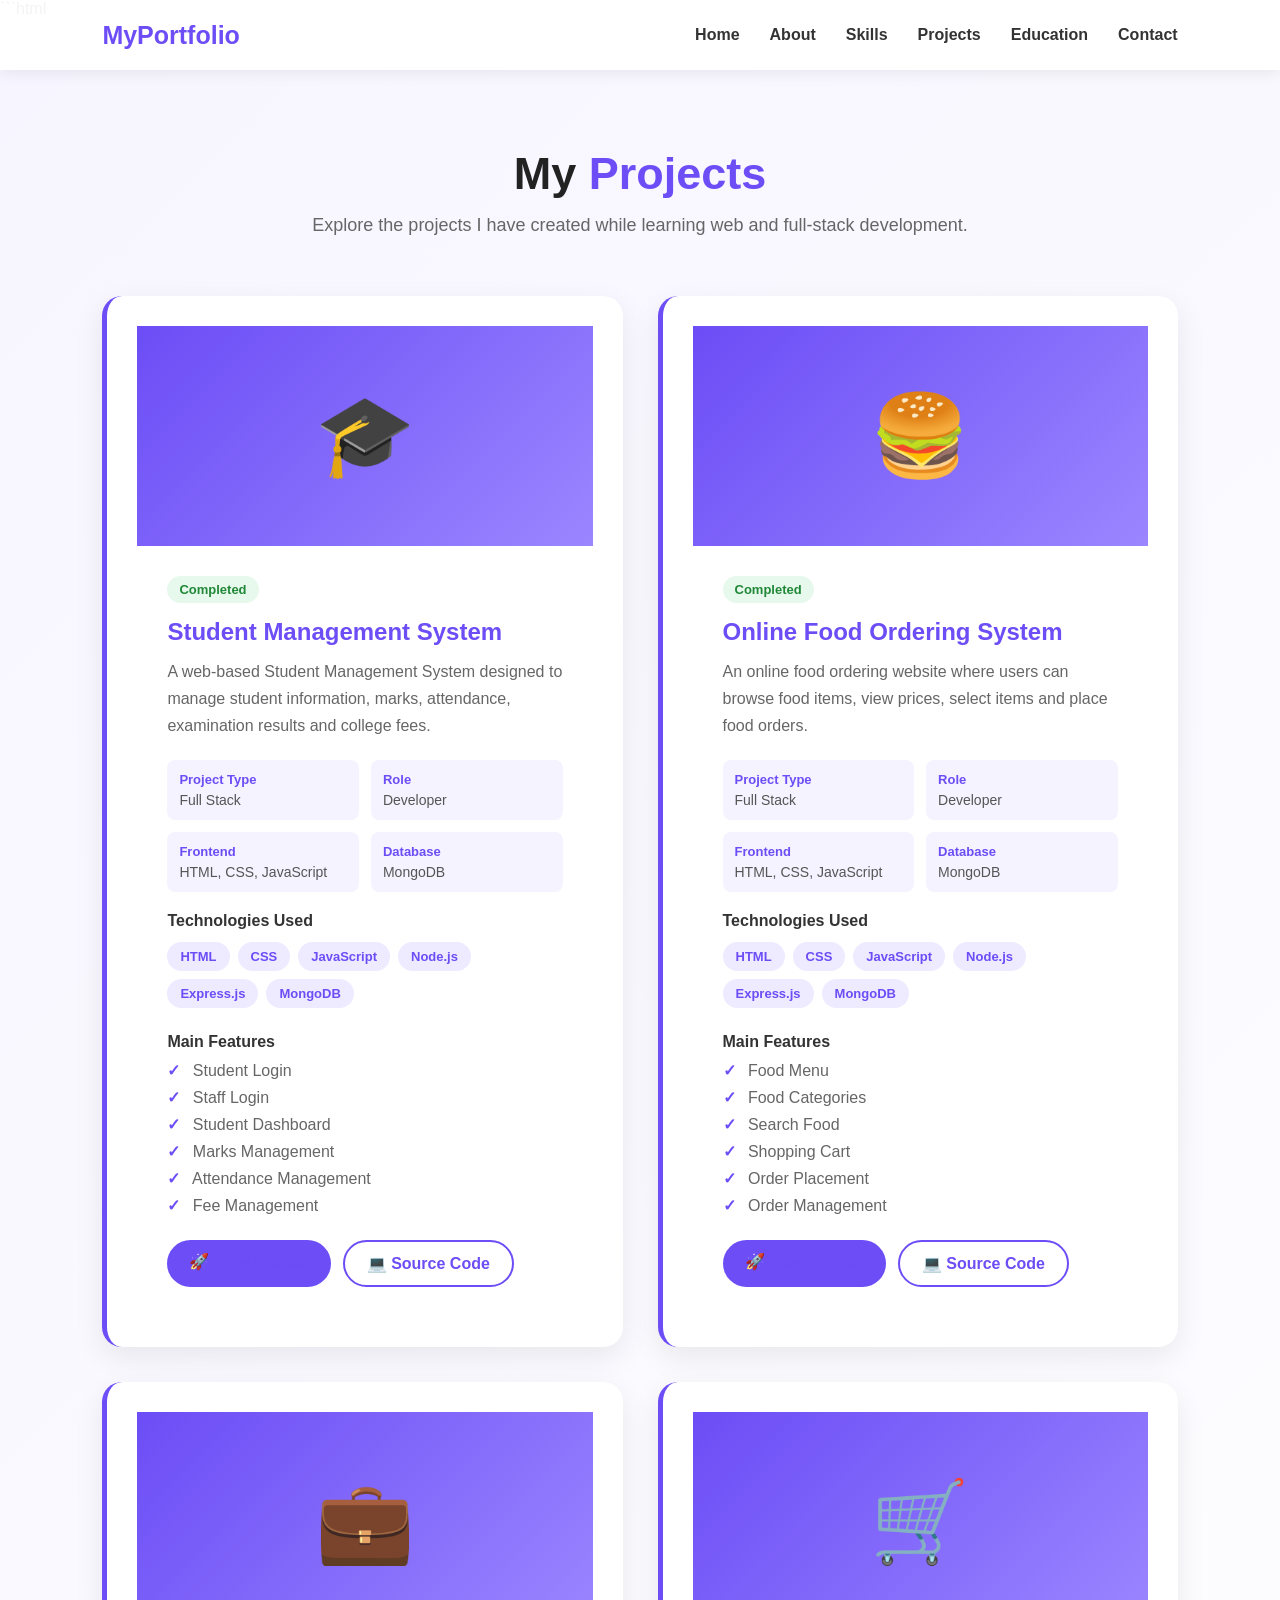
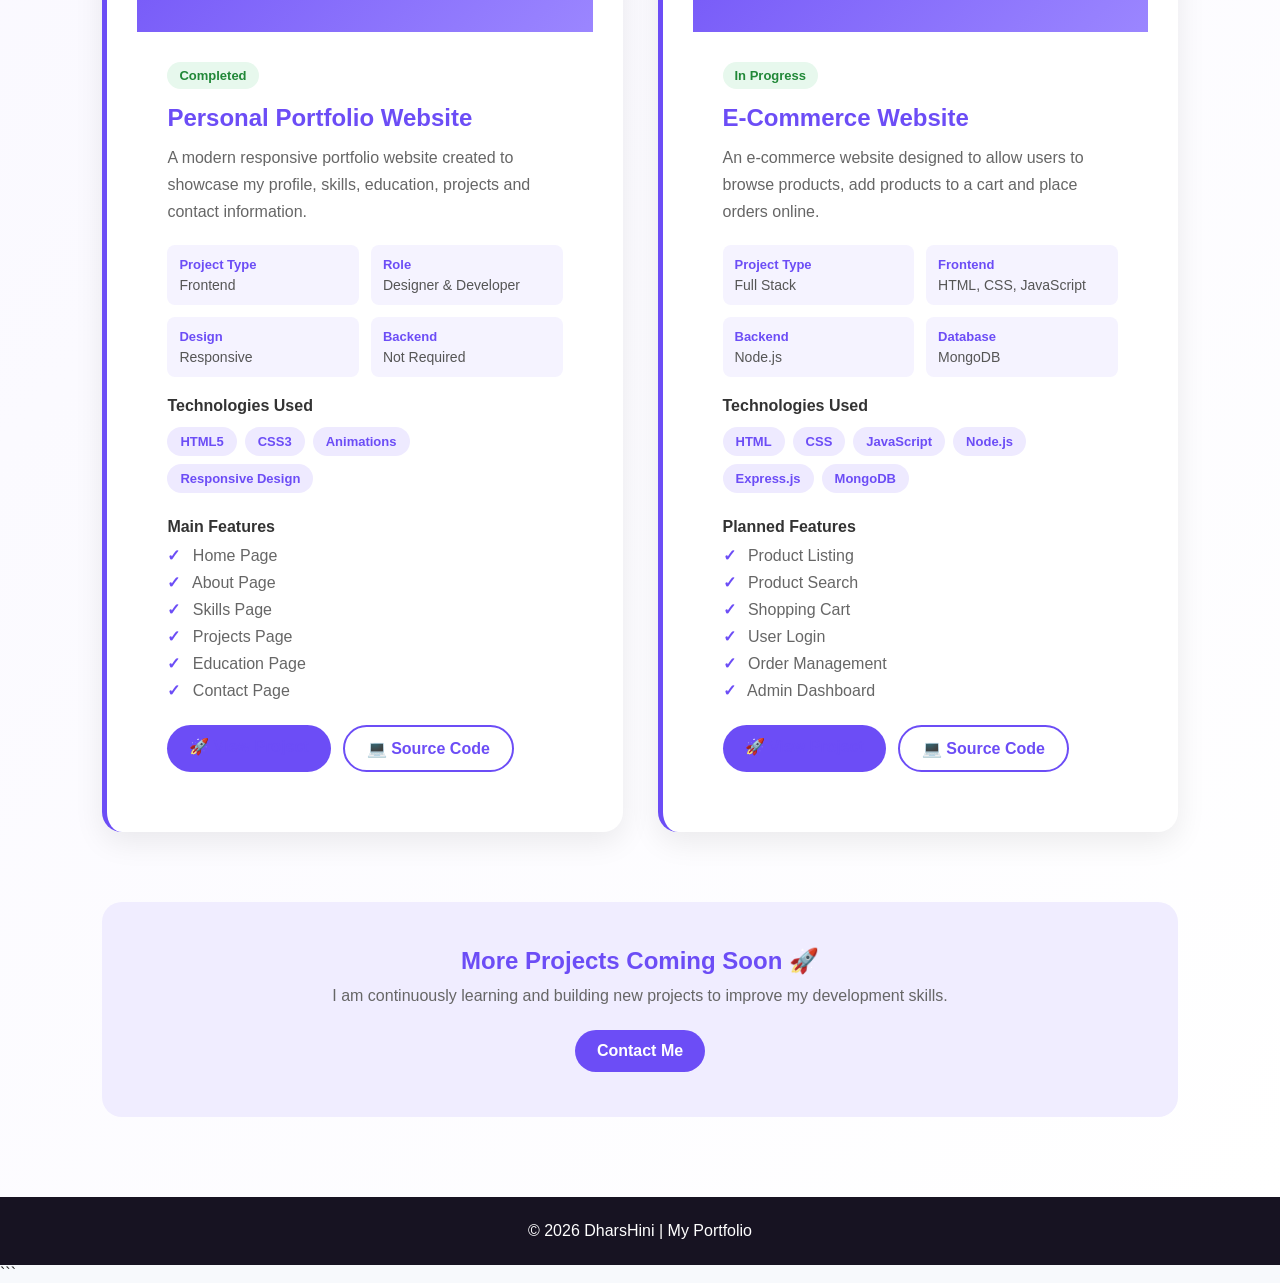
<file: projects.html>
```html
<!DOCTYPE html>
<html lang="en">

<head>
    <meta charset="UTF-8">
    <meta name="viewport" content="width=device-width, initial-scale=1.0">

    <title>My Projects | Portfolio</title>

    <link rel="stylesheet" href="style.css">

    <style>

        /* =========================
           PROJECT PAGE
        ========================= */

        .project-page {
            min-height: 100vh;
            padding: 130px 8% 80px;
            background: linear-gradient(135deg, #f7f5ff, #ffffff);
        }

        /* =========================
           PAGE HEADING
        ========================= */

        .project-heading {
            text-align: center;
            margin-bottom: 60px;
            animation: fadeDown 1s ease;
        }

        .project-heading h1 {
            font-size: 45px;
            color: #222;
        }

        .project-heading h1 span {
            color: #6c4df6;
        }

        .project-heading p {
            margin-top: 15px;
            color: #666;
            font-size: 18px;
        }

        /* =========================
           PROJECT CONTAINER
        ========================= */

        .project-container {
            display: grid;
            grid-template-columns: repeat(2, 1fr);
            gap: 35px;
        }

        /* =========================
           PROJECT CARD
        ========================= */

        .project-card {
            background: white;
            border-radius: 20px;
            overflow: hidden;
            box-shadow: 0 10px 30px rgba(0, 0, 0, 0.08);
            transition: 0.4s;
            animation: cardAppear 1s ease;
        }

        .project-card:hover {
            transform: translateY(-12px);
            box-shadow: 0 20px 40px rgba(108, 77, 246, 0.18);
        }

        /* =========================
           PROJECT IMAGE
        ========================= */

        .project-image {
            height: 220px;
            background: linear-gradient(135deg, #6c4df6, #9b86ff);
            display: flex;
            align-items: center;
            justify-content: center;
            font-size: 80px;
            transition: 0.4s;
        }

        .project-card:hover .project-image {
            transform: scale(1.03);
        }

        /* =========================
           PROJECT CONTENT
        ========================= */

        .project-content {
            padding: 30px;
        }

        .project-content h2 {
            color: #6c4df6;
            margin-bottom: 12px;
        }

        .project-content > p {
            color: #666;
            line-height: 1.7;
            margin-bottom: 20px;
        }

        /* =========================
           PROJECT DETAILS
        ========================= */

        .project-details {
            display: grid;
            grid-template-columns: repeat(2, 1fr);
            gap: 12px;
            margin-bottom: 20px;
        }

        .detail {
            background: #f5f3ff;
            padding: 12px;
            border-radius: 8px;
        }

        .detail strong {
            display: block;
            color: #6c4df6;
            font-size: 13px;
            margin-bottom: 5px;
        }

        .detail span {
            color: #555;
            font-size: 14px;
        }

        /* =========================
           TECHNOLOGIES
        ========================= */

        .technologies {
            margin-bottom: 25px;
        }

        .technologies h3 {
            font-size: 16px;
            margin-bottom: 12px;
            color: #333;
        }

        .tech-list {
            display: flex;
            flex-wrap: wrap;
            gap: 8px;
        }

        .tech {
            padding: 7px 13px;
            background: #eeeaff;
            color: #6c4df6;
            border-radius: 20px;
            font-size: 13px;
            font-weight: bold;
        }

        /* =========================
           FEATURES
        ========================= */

        .features {
            margin-bottom: 25px;
        }

        .features h3 {
            font-size: 16px;
            margin-bottom: 10px;
            color: #333;
        }

        .features ul {
            list-style: none;
        }

        .features li {
            color: #666;
            margin-bottom: 8px;
        }

        .features li::before {
            content: "✓";
            color: #6c4df6;
            font-weight: bold;
            margin-right: 8px;
        }

        /* =========================
           BUTTONS
        ========================= */

        .project-buttons {
            display: flex;
            gap: 12px;
            flex-wrap: wrap;
        }

        .project-btn {
            display: inline-block;
            padding: 12px 22px;
            border-radius: 25px;
            text-decoration: none;
            font-weight: bold;
            transition: 0.3s;
        }

        .live-btn {
            background: #6c4df6;
            color: white;
        }

        .live-btn:hover {
            background: #5337d4;
            transform: translateY(-4px);
            box-shadow: 0 8px 18px rgba(108, 77, 246, 0.3);
        }

        .code-btn {
            border: 2px solid #6c4df6;
            color: #6c4df6;
        }

        .code-btn:hover {
            background: #6c4df6;
            color: white;
            transform: translateY(-4px);
        }

        /* =========================
           PROJECT STATUS
        ========================= */

        .status {
            display: inline-block;
            margin-bottom: 15px;
            padding: 6px 12px;
            border-radius: 20px;
            background: #e7f8ed;
            color: #218838;
            font-size: 13px;
            font-weight: bold;
        }

        /* =========================
           MORE PROJECTS
        ========================= */

        .more-projects {
            text-align: center;
            margin-top: 70px;
            padding: 45px;
            background: #f0edff;
            border-radius: 20px;
        }

        .more-projects h2 {
            color: #6c4df6;
            margin-bottom: 12px;
        }

        .more-projects p {
            color: #666;
            margin-bottom: 25px;
        }

        /* =========================
           ANIMATIONS
        ========================= */

        @keyframes fadeDown {

            from {
                opacity: 0;
                transform: translateY(-40px);
            }

            to {
                opacity: 1;
                transform: translateY(0);
            }

        }

        @keyframes cardAppear {

            from {
                opacity: 0;
                transform: translateY(40px);
            }

            to {
                opacity: 1;
                transform: translateY(0);
            }

        }

        /* =========================
           RESPONSIVE
        ========================= */

        @media (max-width: 900px) {

            .project-container {
                grid-template-columns: 1fr;
            }

        }

        @media (max-width: 600px) {

            .project-page {
                padding: 120px 5% 60px;
            }

            .project-heading h1 {
                font-size: 35px;
            }

            .project-details {
                grid-template-columns: 1fr;
            }

            .project-buttons {
                flex-direction: column;
            }

            .project-btn {
                text-align: center;
            }

        }

    </style>

</head>


<body>


    <!-- =========================
         NAVIGATION
    ========================= -->

    <header>

        <nav class="navbar">

            <div class="logo">
                MyPortfolio
            </div>

            <ul class="nav-links">

                <li>
                    <a href="index.html">Home</a>
                </li>

                <li>
                    <a href="about.html">About</a>
                </li>

                <li>
                    <a href="skills.html">Skills</a>
                </li>

                <li>
                    <a href="project.html">Projects</a>
                </li>

                <li>
                    <a href="education.html">Education</a>
                </li>

                <li>
                    <a href="contact.html">Contact</a>
                </li>

            </ul>

        </nav>

    </header>


    <!-- =========================
         PROJECT PAGE
    ========================= -->

    <main class="project-page">


        <!-- Heading -->

        <div class="project-heading">

            <h1>
                My <span>Projects</span>
            </h1>

            <p>
                Explore the projects I have created while
                learning web and full-stack development.
            </p>

        </div>


        <!-- =========================
             PROJECTS
        ========================= -->

        <div class="project-container">


            <!-- ==================================
                 PROJECT 1
            =================================== -->

            <div class="project-card">

                <div class="project-image">
                    🎓
                </div>

                <div class="project-content">

                    <span class="status">
                        Completed
                    </span>

                    <h2>
                        Student Management System
                    </h2>

                    <p>
                        A web-based Student Management System
                        designed to manage student information,
                        marks, attendance, examination results
                        and college fees.
                    </p>


                    <!-- Details -->

                    <div class="project-details">

                        <div class="detail">

                            <strong>Project Type</strong>

                            <span>
                                Full Stack
                            </span>

                        </div>

                        <div class="detail">

                            <strong>Role</strong>

                            <span>
                                Developer
                            </span>

                        </div>

                        <div class="detail">

                            <strong>Frontend</strong>

                            <span>
                                HTML, CSS, JavaScript
                            </span>

                        </div>

                        <div class="detail">

                            <strong>Database</strong>

                            <span>
                                MongoDB
                            </span>

                        </div>

                    </div>


                    <!-- Technologies -->

                    <div class="technologies">

                        <h3>
                            Technologies Used
                        </h3>

                        <div class="tech-list">

                            <span class="tech">
                                HTML
                            </span>

                            <span class="tech">
                                CSS
                            </span>

                            <span class="tech">
                                JavaScript
                            </span>

                            <span class="tech">
                                Node.js
                            </span>

                            <span class="tech">
                                Express.js
                            </span>

                            <span class="tech">
                                MongoDB
                            </span>

                        </div>

                    </div>


                    <!-- Features -->

                    <div class="features">

                        <h3>
                            Main Features
                        </h3>

                        <ul>

                            <li>
                                Student Login
                            </li>

                            <li>
                                Staff Login
                            </li>

                            <li>
                                Student Dashboard
                            </li>

                            <li>
                                Marks Management
                            </li>

                            <li>
                                Attendance Management
                            </li>

                            <li>
                                Fee Management
                            </li>

                        </ul>

                    </div>


                    <!-- Buttons -->

                    <div class="project-buttons">

                        <!-- Change this path -->

                        <a
                            href="student-management/index.html"
                            class="project-btn live-btn"
                            target="_blank">

                            🚀 View Project

                        </a>

                        <!-- Change this GitHub link -->

                        <a
                            href="https://github.com/"
                            class="project-btn code-btn"
                            target="_blank">

                            💻 Source Code

                        </a>

                    </div>

                </div>

            </div>


            <!-- ==================================
                 PROJECT 2
            =================================== -->

            <div class="project-card">

                <div class="project-image">
                    🍔
                </div>

                <div class="project-content">

                    <span class="status">
                        Completed
                    </span>

                    <h2>
                        Online Food Ordering System
                    </h2>

                    <p>
                        An online food ordering website where
                        users can browse food items, view prices,
                        select items and place food orders.
                    </p>


                    <div class="project-details">

                        <div class="detail">

                            <strong>Project Type</strong>

                            <span>
                                Full Stack
                            </span>

                        </div>

                        <div class="detail">

                            <strong>Role</strong>

                            <span>
                                Developer
                            </span>

                        </div>

                        <div class="detail">

                            <strong>Frontend</strong>

                            <span>
                                HTML, CSS, JavaScript
                            </span>

                        </div>

                        <div class="detail">

                            <strong>Database</strong>

                            <span>
                                MongoDB
                            </span>

                        </div>

                    </div>


                    <div class="technologies">

                        <h3>
                            Technologies Used
                        </h3>

                        <div class="tech-list">

                            <span class="tech">
                                HTML
                            </span>

                            <span class="tech">
                                CSS
                            </span>

                            <span class="tech">
                                JavaScript
                            </span>

                            <span class="tech">
                                Node.js
                            </span>

                            <span class="tech">
                                Express.js
                            </span>

                            <span class="tech">
                                MongoDB
                            </span>

                        </div>

                    </div>


                    <div class="features">

                        <h3>
                            Main Features
                        </h3>

                        <ul>

                            <li>
                                Food Menu
                            </li>

                            <li>
                                Food Categories
                            </li>

                            <li>
                                Search Food
                            </li>

                            <li>
                                Shopping Cart
                            </li>

                            <li>
                                Order Placement
                            </li>

                            <li>
                                Order Management
                            </li>

                        </ul>

                    </div>


                    <div class="project-buttons">

                        <a
                            href="food-ordering/index.html"
                            class="project-btn live-btn"
                            target="_blank">

                            🚀 View Project

                        </a>

                        <a
                            href="https://github.com/"
                            class="project-btn code-btn"
                            target="_blank">

                            💻 Source Code

                        </a>

                    </div>

                </div>

            </div>


            <!-- ==================================
                 PROJECT 3
            =================================== -->

            <div class="project-card">

                <div class="project-image">
                    💼
                </div>

                <div class="project-content">

                    <span class="status">
                        Completed
                    </span>

                    <h2>
                        Personal Portfolio Website
                    </h2>

                    <p>
                        A modern responsive portfolio website
                        created to showcase my profile, skills,
                        education, projects and contact information.
                    </p>


                    <div class="project-details">

                        <div class="detail">

                            <strong>Project Type</strong>

                            <span>
                                Frontend
                            </span>

                        </div>

                        <div class="detail">

                            <strong>Role</strong>

                            <span>
                                Designer & Developer
                            </span>

                        </div>

                        <div class="detail">

                            <strong>Design</strong>

                            <span>
                                Responsive
                            </span>

                        </div>

                        <div class="detail">

                            <strong>Backend</strong>

                            <span>
                                Not Required
                            </span>

                        </div>

                    </div>


                    <div class="technologies">

                        <h3>
                            Technologies Used
                        </h3>

                        <div class="tech-list">

                            <span class="tech">
                                HTML5
                            </span>

                            <span class="tech">
                                CSS3
                            </span>

                            <span class="tech">
                                Animations
                            </span>

                            <span class="tech">
                                Responsive Design
                            </span>

                        </div>

                    </div>


                    <div class="features">

                        <h3>
                            Main Features
                        </h3>

                        <ul>

                            <li>
                                Home Page
                            </li>

                            <li>
                                About Page
                            </li>

                            <li>
                                Skills Page
                            </li>

                            <li>
                                Projects Page
                            </li>

                            <li>
                                Education Page
                            </li>

                            <li>
                                Contact Page
                            </li>

                        </ul>

                    </div>


                    <div class="project-buttons">

                        <a
                            href="index.html"
                            class="project-btn live-btn">

                            🚀 View Project

                        </a>

                        <a
                            href="https://github.com/"
                            class="project-btn code-btn"
                            target="_blank">

                            💻 Source Code

                        </a>

                    </div>

                </div>

            </div>


            <!-- ==================================
                 PROJECT 4
            =================================== -->

            <div class="project-card">

                <div class="project-image">
                    🛒
                </div>

                <div class="project-content">

                    <span class="status">
                        In Progress
                    </span>

                    <h2>
                        E-Commerce Website
                    </h2>

                    <p>
                        An e-commerce website designed to allow
                        users to browse products, add products
                        to a cart and place orders online.
                    </p>


                    <div class="project-details">

                        <div class="detail">

                            <strong>Project Type</strong>

                            <span>
                                Full Stack
                            </span>

                        </div>

                        <div class="detail">

                            <strong>Frontend</strong>

                            <span>
                                HTML, CSS, JavaScript
                            </span>

                        </div>

                        <div class="detail">

                            <strong>Backend</strong>

                            <span>
                                Node.js
                            </span>

                        </div>

                        <div class="detail">

                            <strong>Database</strong>

                            <span>
                                MongoDB
                            </span>

                        </div>

                    </div>


                    <div class="technologies">

                        <h3>
                            Technologies Used
                        </h3>

                        <div class="tech-list">

                            <span class="tech">
                                HTML
                            </span>

                            <span class="tech">
                                CSS
                            </span>

                            <span class="tech">
                                JavaScript
                            </span>

                            <span class="tech">
                                Node.js
                            </span>

                            <span class="tech">
                                Express.js
                            </span>

                            <span class="tech">
                                MongoDB
                            </span>

                        </div>

                    </div>


                    <div class="features">

                        <h3>
                            Planned Features
                        </h3>

                        <ul>

                            <li>
                                Product Listing
                            </li>

                            <li>
                                Product Search
                            </li>

                            <li>
                                Shopping Cart
                            </li>

                            <li>
                                User Login
                            </li>

                            <li>
                                Order Management
                            </li>

                            <li>
                                Admin Dashboard
                            </li>

                        </ul>

                    </div>


                    <div class="project-buttons">

                        <a
                            href="ecommerce/index.html"
                            class="project-btn live-btn"
                            target="_blank">

                            🚀 View Project

                        </a>

                        <a
                            href="https://github.com/"
                            class="project-btn code-btn"
                            target="_blank">

                            💻 Source Code

                        </a>

                    </div>

                </div>

            </div>


        </div>


        <!-- =========================
             MORE PROJECTS
        ========================= -->

        <section class="more-projects">

            <h2>
                More Projects Coming Soon 🚀
            </h2>

            <p>
                I am continuously learning and building
                new projects to improve my development skills.
            </p>

            <a
                href="contact.html"
                class="project-btn live-btn">

                Contact Me

            </a>

        </section>


    </main>


    <!-- =========================
         FOOTER
    ========================= -->

    <footer>

        <p>
            © 2026 DharsHini | My Portfolio
        </p>

    </footer>


</body>

</html>
```
</file>
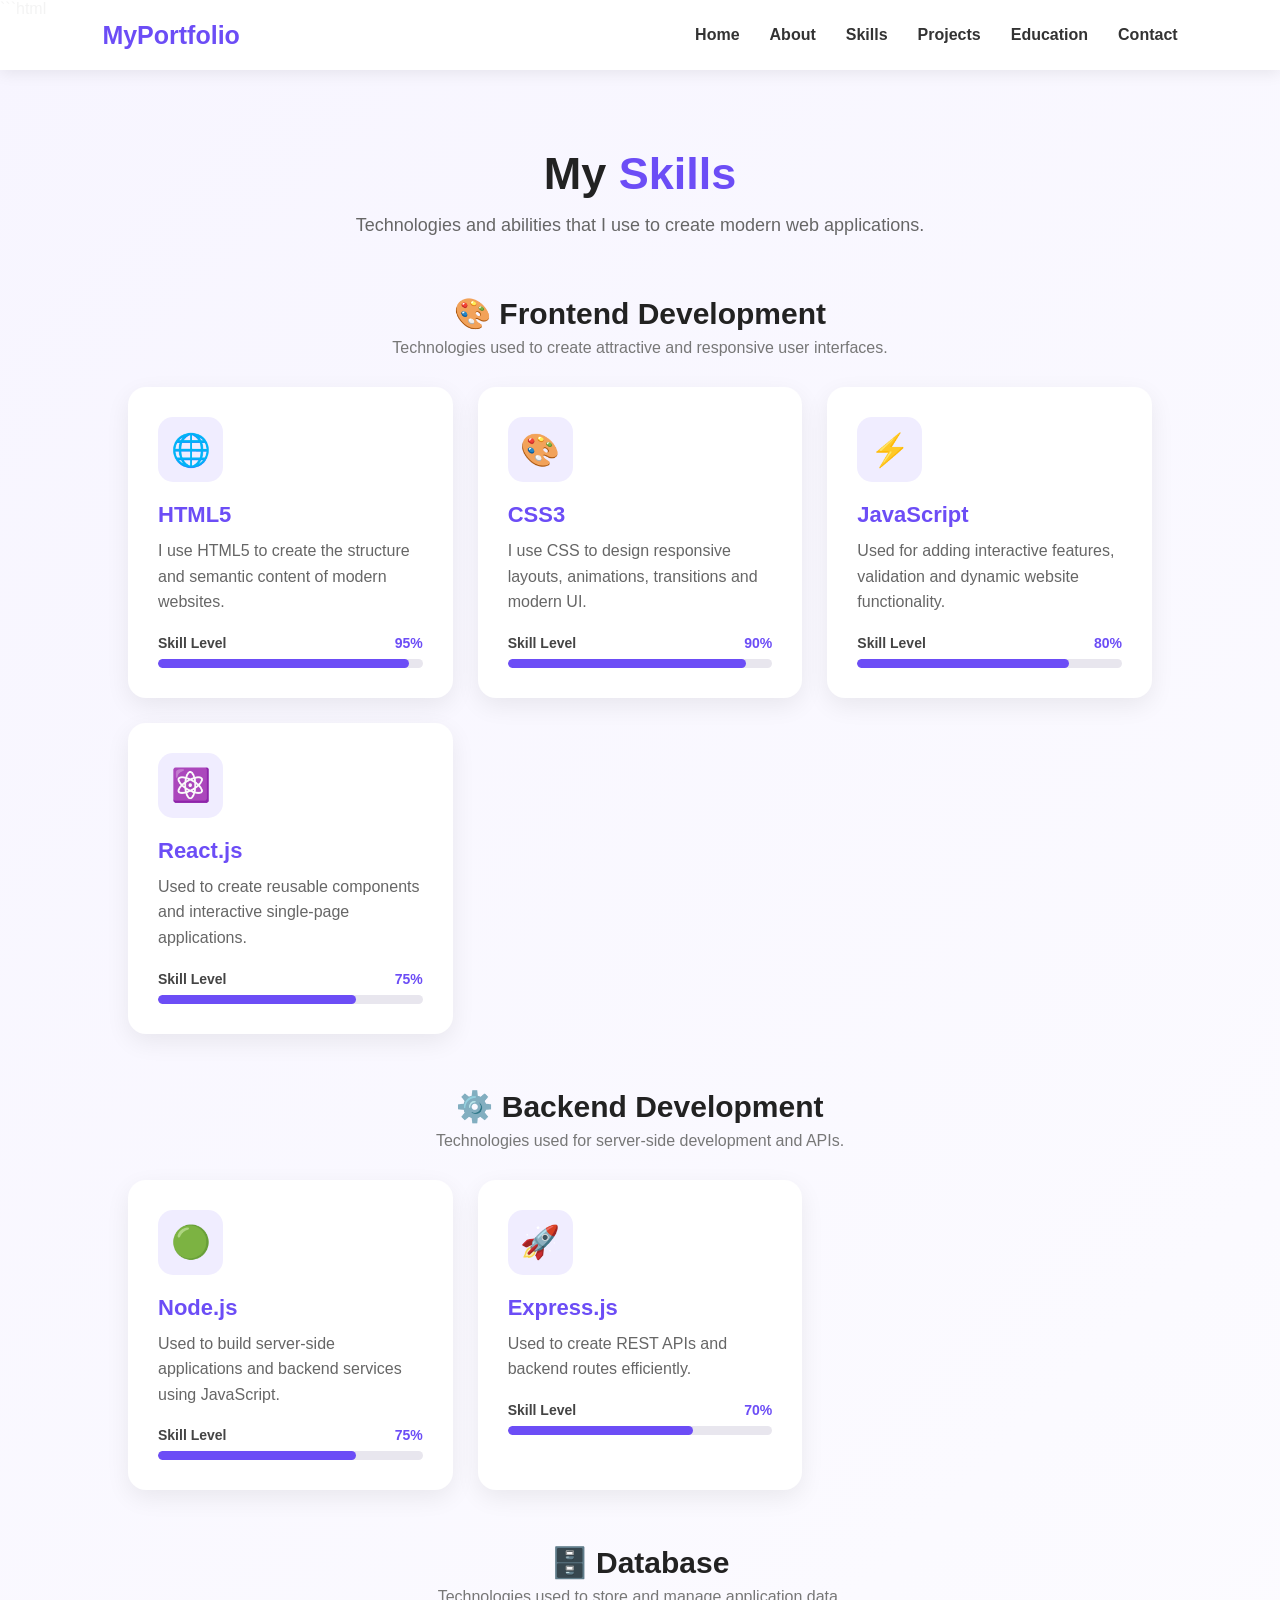
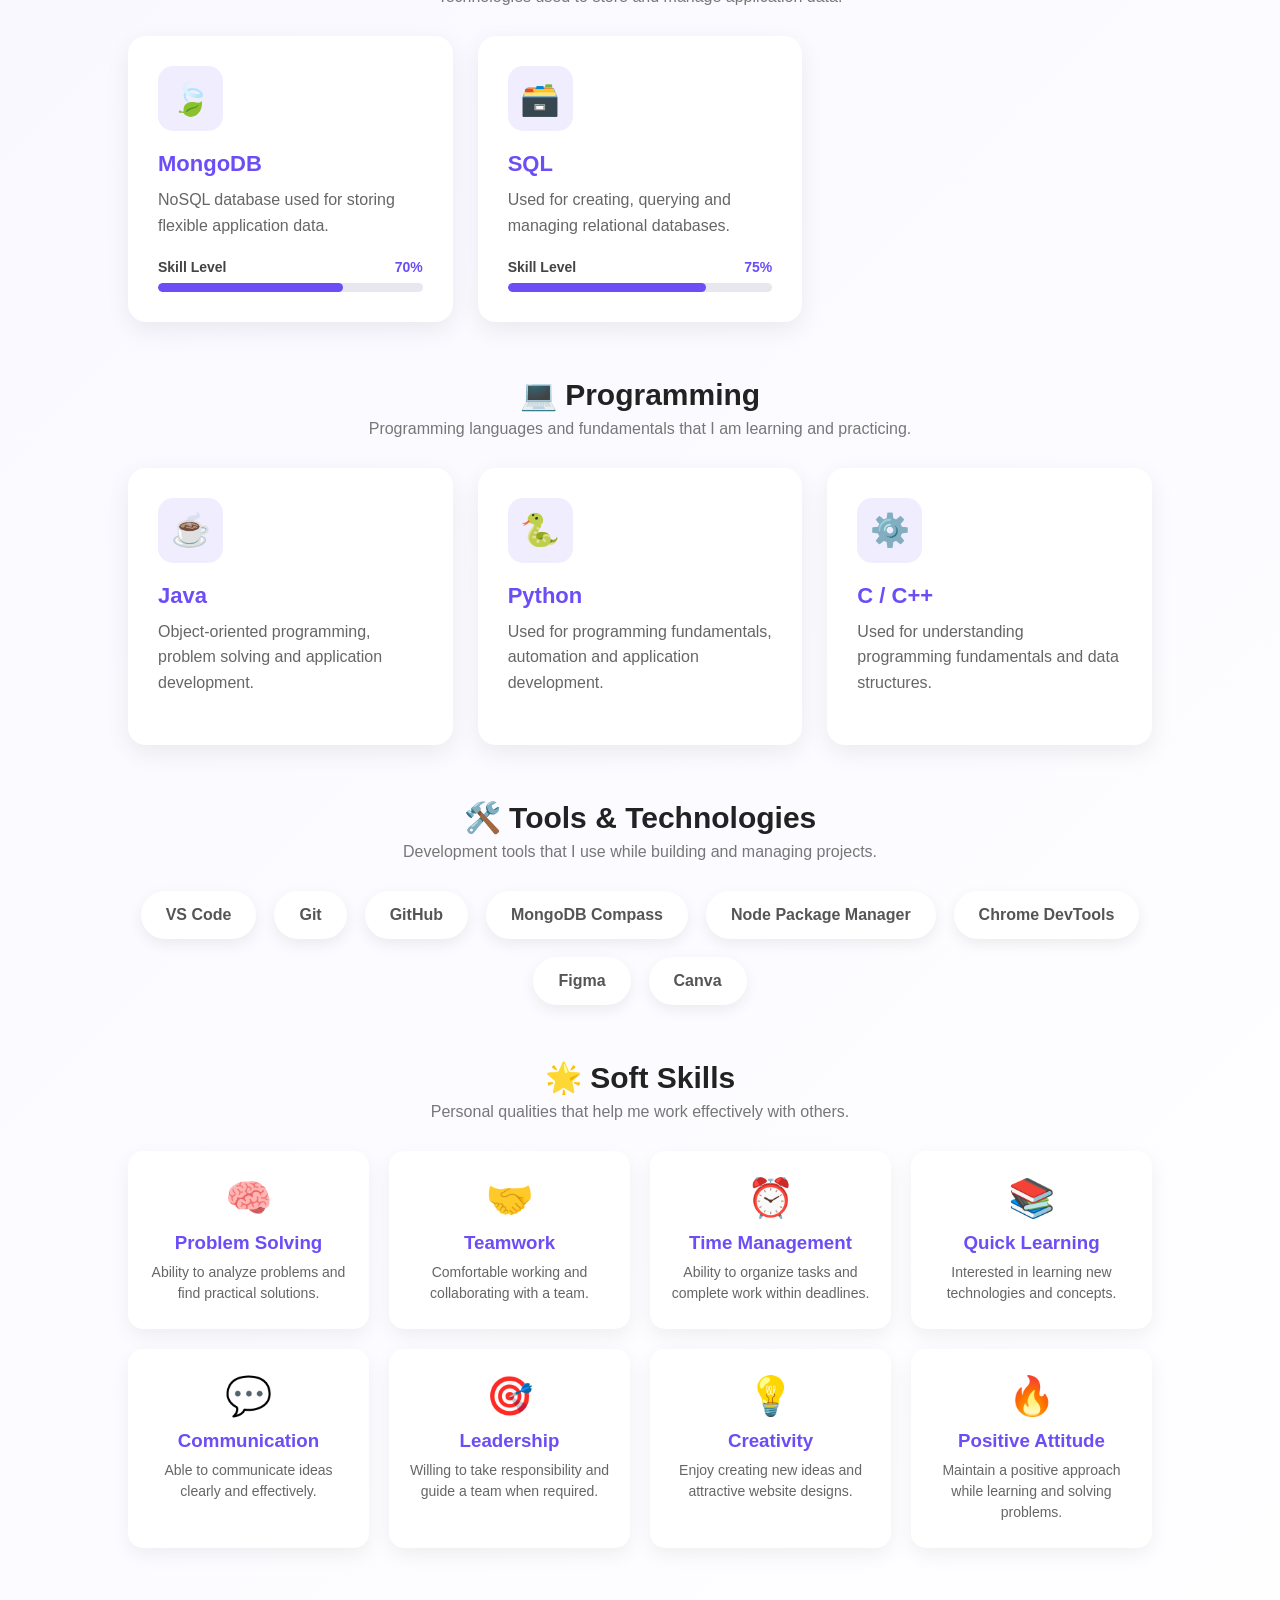
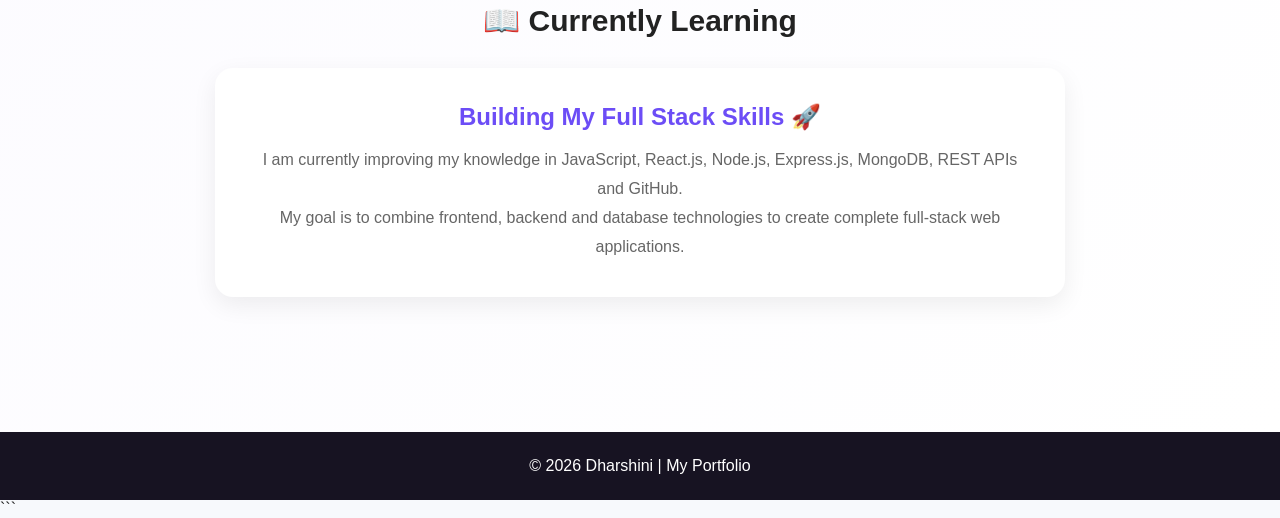
<file: skills.html>
```html
<!DOCTYPE html>
<html lang="en">

<head>
    <meta charset="UTF-8">
    <meta name="viewport" content="width=device-width, initial-scale=1.0">

    <title>My Skills | Portfolio</title>

    <link rel="stylesheet" href="style.css">

    <style>

        /* =========================
           SKILLS PAGE
        ========================= */

        .skills-page {
            padding: 130px 10% 80px;
            background: linear-gradient(135deg, #f7f5ff, #ffffff);
            min-height: 100vh;
        }

        .skills-heading {
            text-align: center;
            margin-bottom: 60px;
            animation: fadeDown 1s ease;
        }

        .skills-heading h1 {
            font-size: 45px;
            color: #222;
        }

        .skills-heading h1 span {
            color: #6c4df6;
        }

        .skills-heading p {
            margin-top: 15px;
            color: #666;
            font-size: 18px;
        }

        /* =========================
           SKILL CATEGORY
        ========================= */

        .skill-category {
            margin-bottom: 55px;
        }

        .category-title {
            text-align: center;
            margin-bottom: 30px;
        }

        .category-title h2 {
            color: #222;
            font-size: 30px;
        }

        .category-title p {
            color: #777;
            margin-top: 8px;
        }

        /* =========================
           SKILL CARDS
        ========================= */

        .skills-grid {
            display: grid;
            grid-template-columns: repeat(3, 1fr);
            gap: 25px;
        }

        .skill-card {
            background: white;
            padding: 30px;
            border-radius: 18px;
            box-shadow: 0 8px 25px rgba(0, 0, 0, 0.07);
            transition: 0.4s;
            position: relative;
            overflow: hidden;
            animation: cardAppear 1s ease;
        }

        .skill-card::before {
            content: "";
            position: absolute;
            width: 100%;
            height: 4px;
            background: #6c4df6;
            top: 0;
            left: -100%;
            transition: 0.4s;
        }

        .skill-card:hover::before {
            left: 0;
        }

        .skill-card:hover {
            transform: translateY(-10px);
            box-shadow: 0 15px 35px rgba(108, 77, 246, 0.18);
        }

        .skill-icon {
            width: 65px;
            height: 65px;
            border-radius: 15px;
            background: #f0edff;
            display: flex;
            align-items: center;
            justify-content: center;
            font-size: 32px;
            margin-bottom: 20px;
        }

        .skill-card h3 {
            color: #6c4df6;
            margin-bottom: 10px;
            font-size: 22px;
        }

        .skill-card p {
            color: #666;
            line-height: 1.6;
            margin-bottom: 20px;
        }

        /* =========================
           SKILL BAR
        ========================= */

        .skill-info {
            display: flex;
            justify-content: space-between;
            margin-bottom: 8px;
            font-size: 14px;
            font-weight: bold;
        }

        .skill-info span:first-child {
            color: #444;
        }

        .skill-info span:last-child {
            color: #6c4df6;
        }

        .skill-bar {
            width: 100%;
            height: 9px;
            background: #e8e6ee;
            border-radius: 20px;
            overflow: hidden;
        }

        .skill-progress {
            height: 100%;
            background: #6c4df6;
            border-radius: 20px;
            animation: progressAnimation 1.8s ease;
        }

        .html {
            width: 95%;
        }

        .css {
            width: 90%;
        }

        .javascript {
            width: 80%;
        }

        .react {
            width: 75%;
        }

        .node {
            width: 75%;
        }

        .express {
            width: 70%;
        }

        .mongodb {
            width: 70%;
        }

        .sql {
            width: 75%;
        }

        .git {
            width: 80%;
        }

        /* =========================
           SOFT SKILLS
        ========================= */

        .soft-skills {
            display: grid;
            grid-template-columns: repeat(4, 1fr);
            gap: 20px;
        }

        .soft-card {
            background: white;
            padding: 25px 15px;
            border-radius: 15px;
            text-align: center;
            box-shadow: 0 7px 20px rgba(0, 0, 0, 0.06);
            transition: 0.4s;
        }

        .soft-card:hover {
            transform: scale(1.05);
            background: #f0edff;
        }

        .soft-card .icon {
            font-size: 38px;
            margin-bottom: 12px;
        }

        .soft-card h3 {
            color: #6c4df6;
            margin-bottom: 8px;
        }

        .soft-card p {
            color: #666;
            font-size: 14px;
            line-height: 1.5;
        }

        /* =========================
           TOOLS
        ========================= */

        .tools-container {
            display: flex;
            flex-wrap: wrap;
            justify-content: center;
            gap: 18px;
        }

        .tool {
            background: white;
            padding: 15px 25px;
            border-radius: 30px;
            box-shadow: 0 5px 15px rgba(0, 0, 0, 0.07);
            color: #555;
            font-weight: bold;
            transition: 0.3s;
        }

        .tool:hover {
            background: #6c4df6;
            color: white;
            transform: translateY(-5px);
        }

        /* =========================
           LEARNING SECTION
        ========================= */

        .learning-box {
            max-width: 850px;
            margin: auto;
            padding: 35px;
            background: white;
            border-radius: 18px;
            text-align: center;
            box-shadow: 0 8px 25px rgba(0, 0, 0, 0.07);
        }

        .learning-box h2 {
            color: #6c4df6;
            margin-bottom: 15px;
        }

        .learning-box p {
            color: #666;
            line-height: 1.8;
        }

        /* =========================
           ANIMATIONS
        ========================= */

        @keyframes fadeDown {

            from {
                opacity: 0;
                transform: translateY(-40px);
            }

            to {
                opacity: 1;
                transform: translateY(0);
            }

        }

        @keyframes cardAppear {

            from {
                opacity: 0;
                transform: translateY(30px);
            }

            to {
                opacity: 1;
                transform: translateY(0);
            }

        }

        @keyframes progressAnimation {

            from {
                width: 0;
            }

        }

        /* =========================
           RESPONSIVE
        ========================= */

        @media (max-width: 1000px) {

            .skills-grid {
                grid-template-columns: repeat(2, 1fr);
            }

            .soft-skills {
                grid-template-columns: repeat(2, 1fr);
            }

        }

        @media (max-width: 600px) {

            .skills-page {
                padding: 120px 5% 60px;
            }

            .skills-heading h1 {
                font-size: 35px;
            }

            .skills-grid {
                grid-template-columns: 1fr;
            }

            .soft-skills {
                grid-template-columns: 1fr;
            }

        }

    </style>

</head>


<body>


    <!-- =========================
         NAVIGATION
    ========================= -->

    <header>

        <nav class="navbar">

            <div class="logo">
                MyPortfolio
            </div>

            <ul class="nav-links">

                <li>
                    <a href="index.html">Home</a>
                </li>

                <li>
                    <a href="about.html">About</a>
                </li>

                <li>
                    <a href="skills.html">Skills</a>
                </li>

                <li>
                    <a href="projects.html">Projects</a>
                </li>

                <li>
                    <a href="education.html">Education</a>
                </li>

                <li>
                    <a href="contact.html">Contact</a>
                </li>

            </ul>

        </nav>

    </header>


    <!-- =========================
         SKILLS PAGE
    ========================= -->

    <main class="skills-page">


        <!-- Heading -->

        <div class="skills-heading">

            <h1>
                My <span>Skills</span>
            </h1>

            <p>
                Technologies and abilities that I use
                to create modern web applications.
            </p>

        </div>


        <!-- =========================
             FRONTEND SKILLS
        ========================= -->

        <section class="skill-category">

            <div class="category-title">

                <h2>🎨 Frontend Development</h2>

                <p>
                    Technologies used to create attractive
                    and responsive user interfaces.
                </p>

            </div>


            <div class="skills-grid">


                <!-- HTML -->

                <div class="skill-card">

                    <div class="skill-icon">
                        🌐
                    </div>

                    <h3>HTML5</h3>

                    <p>
                        I use HTML5 to create the structure
                        and semantic content of modern websites.
                    </p>

                    <div class="skill-info">

                        <span>Skill Level</span>

                        <span>95%</span>

                    </div>

                    <div class="skill-bar">

                        <div class="skill-progress html"></div>

                    </div>

                </div>


                <!-- CSS -->

                <div class="skill-card">

                    <div class="skill-icon">
                        🎨
                    </div>

                    <h3>CSS3</h3>

                    <p>
                        I use CSS to design responsive layouts,
                        animations, transitions and modern UI.
                    </p>

                    <div class="skill-info">

                        <span>Skill Level</span>

                        <span>90%</span>

                    </div>

                    <div class="skill-bar">

                        <div class="skill-progress css"></div>

                    </div>

                </div>


                <!-- JavaScript -->

                <div class="skill-card">

                    <div class="skill-icon">
                        ⚡
                    </div>

                    <h3>JavaScript</h3>

                    <p>
                        Used for adding interactive features,
                        validation and dynamic website functionality.
                    </p>

                    <div class="skill-info">

                        <span>Skill Level</span>

                        <span>80%</span>

                    </div>

                    <div class="skill-bar">

                        <div class="skill-progress javascript"></div>

                    </div>

                </div>


                <!-- React -->

                <div class="skill-card">

                    <div class="skill-icon">
                        ⚛️
                    </div>

                    <h3>React.js</h3>

                    <p>
                        Used to create reusable components
                        and interactive single-page applications.
                    </p>

                    <div class="skill-info">

                        <span>Skill Level</span>

                        <span>75%</span>

                    </div>

                    <div class="skill-bar">

                        <div class="skill-progress react"></div>

                    </div>

                </div>


            </div>

        </section>


        <!-- =========================
             BACKEND
        ========================= -->

        <section class="skill-category">

            <div class="category-title">

                <h2>⚙️ Backend Development</h2>

                <p>
                    Technologies used for server-side
                    development and APIs.
                </p>

            </div>


            <div class="skills-grid">


                <!-- Node -->

                <div class="skill-card">

                    <div class="skill-icon">
                        🟢
                    </div>

                    <h3>Node.js</h3>

                    <p>
                        Used to build server-side applications
                        and backend services using JavaScript.
                    </p>

                    <div class="skill-info">

                        <span>Skill Level</span>

                        <span>75%</span>

                    </div>

                    <div class="skill-bar">

                        <div class="skill-progress node"></div>

                    </div>

                </div>


                <!-- Express -->

                <div class="skill-card">

                    <div class="skill-icon">
                        🚀
                    </div>

                    <h3>Express.js</h3>

                    <p>
                        Used to create REST APIs and
                        backend routes efficiently.
                    </p>

                    <div class="skill-info">

                        <span>Skill Level</span>

                        <span>70%</span>

                    </div>

                    <div class="skill-bar">

                        <div class="skill-progress express"></div>

                    </div>

                </div>


            </div>

        </section>


        <!-- =========================
             DATABASE
        ========================= -->

        <section class="skill-category">

            <div class="category-title">

                <h2>🗄️ Database</h2>

                <p>
                    Technologies used to store and manage
                    application data.
                </p>

            </div>


            <div class="skills-grid">


                <!-- MongoDB -->

                <div class="skill-card">

                    <div class="skill-icon">
                        🍃
                    </div>

                    <h3>MongoDB</h3>

                    <p>
                        NoSQL database used for storing
                        flexible application data.
                    </p>

                    <div class="skill-info">

                        <span>Skill Level</span>

                        <span>70%</span>

                    </div>

                    <div class="skill-bar">

                        <div class="skill-progress mongodb"></div>

                    </div>

                </div>


                <!-- SQL -->

                <div class="skill-card">

                    <div class="skill-icon">
                        🗃️
                    </div>

                    <h3>SQL</h3>

                    <p>
                        Used for creating, querying and
                        managing relational databases.
                    </p>

                    <div class="skill-info">

                        <span>Skill Level</span>

                        <span>75%</span>

                    </div>

                    <div class="skill-bar">

                        <div class="skill-progress sql"></div>

                    </div>

                </div>


            </div>

        </section>


        <!-- =========================
             PROGRAMMING
        ========================= -->

        <section class="skill-category">

            <div class="category-title">

                <h2>💻 Programming</h2>

                <p>
                    Programming languages and fundamentals
                    that I am learning and practicing.
                </p>

            </div>


            <div class="skills-grid">


                <div class="skill-card">

                    <div class="skill-icon">
                        ☕
                    </div>

                    <h3>Java</h3>

                    <p>
                        Object-oriented programming,
                        problem solving and application development.
                    </p>

                </div>


                <div class="skill-card">

                    <div class="skill-icon">
                        🐍
                    </div>

                    <h3>Python</h3>

                    <p>
                        Used for programming fundamentals,
                        automation and application development.
                    </p>

                </div>


                <div class="skill-card">

                    <div class="skill-icon">
                        ⚙️
                    </div>

                    <h3>C / C++</h3>

                    <p>
                        Used for understanding programming
                        fundamentals and data structures.
                    </p>

                </div>


            </div>

        </section>


        <!-- =========================
             TOOLS
        ========================= -->

        <section class="skill-category">

            <div class="category-title">

                <h2>🛠️ Tools & Technologies</h2>

                <p>
                    Development tools that I use while
                    building and managing projects.
                </p>

            </div>


            <div class="tools-container">

                <div class="tool">
                    VS Code
                </div>

                <div class="tool">
                    Git
                </div>

                <div class="tool">
                    GitHub
                </div>

                <div class="tool">
                    MongoDB Compass
                </div>

                <div class="tool">
                    Node Package Manager
                </div>

                <div class="tool">
                    Chrome DevTools
                </div>

                <div class="tool">
                    Figma
                </div>

                <div class="tool">
                    Canva
                </div>

            </div>

        </section>


        <!-- =========================
             SOFT SKILLS
        ========================= -->

        <section class="skill-category">

            <div class="category-title">

                <h2>🌟 Soft Skills</h2>

                <p>
                    Personal qualities that help me work
                    effectively with others.
                </p>

            </div>


            <div class="soft-skills">


                <div class="soft-card">

                    <div class="icon">
                        🧠
                    </div>

                    <h3>Problem Solving</h3>

                    <p>
                        Ability to analyze problems and
                        find practical solutions.
                    </p>

                </div>


                <div class="soft-card">

                    <div class="icon">
                        🤝
                    </div>

                    <h3>Teamwork</h3>

                    <p>
                        Comfortable working and
                        collaborating with a team.
                    </p>

                </div>


                <div class="soft-card">

                    <div class="icon">
                        ⏰
                    </div>

                    <h3>Time Management</h3>

                    <p>
                        Ability to organize tasks and
                        complete work within deadlines.
                    </p>

                </div>


                <div class="soft-card">

                    <div class="icon">
                        📚
                    </div>

                    <h3>Quick Learning</h3>

                    <p>
                        Interested in learning new
                        technologies and concepts.
                    </p>

                </div>


                <div class="soft-card">

                    <div class="icon">
                        💬
                    </div>

                    <h3>Communication</h3>

                    <p>
                        Able to communicate ideas
                        clearly and effectively.
                    </p>

                </div>


                <div class="soft-card">

                    <div class="icon">
                        🎯
                    </div>

                    <h3>Leadership</h3>

                    <p>
                        Willing to take responsibility
                        and guide a team when required.
                    </p>

                </div>


                <div class="soft-card">

                    <div class="icon">
                        💡
                    </div>

                    <h3>Creativity</h3>

                    <p>
                        Enjoy creating new ideas and
                        attractive website designs.
                    </p>

                </div>


                <div class="soft-card">

                    <div class="icon">
                        🔥
                    </div>

                    <h3>Positive Attitude</h3>

                    <p>
                        Maintain a positive approach
                        while learning and solving problems.
                    </p>

                </div>


            </div>

        </section>


        <!-- =========================
             CURRENTLY LEARNING
        ========================= -->

        <section class="skill-category">

            <div class="category-title">

                <h2>📖 Currently Learning</h2>

            </div>


            <div class="learning-box">

                <h2>
                    Building My Full Stack Skills 🚀
                </h2>

                <p>
                    I am currently improving my knowledge in
                    JavaScript, React.js, Node.js, Express.js,
                    MongoDB, REST APIs and GitHub.
                </p>

                <p>
                    My goal is to combine frontend, backend
                    and database technologies to create
                    complete full-stack web applications.
                </p>

            </div>

        </section>


    </main>


    <!-- =========================
         FOOTER
    ========================= -->

    <footer>

        <p>
            © 2026 Dharshini | My Portfolio
        </p>

    </footer>


</body>

</html>
```
</file>
<file: style.css>
/* Basic Reset */

* {
    margin: 0;
    padding: 0;
    box-sizing: border-box;
    scroll-behavior: smooth;
}

body {
    font-family: Arial, sans-serif;
    background: #f7f9fc;
    color: #222;
}

/* Navigation */

header {
    position: fixed;
    top: 0;
    width: 100%;
    z-index: 1000;
}

.navbar {
    height: 70px;
    display: flex;
    justify-content: space-between;
    align-items: center;
    padding: 0 8%;
    background: rgba(255, 255, 255, 0.95);
    box-shadow: 0 3px 15px rgba(0, 0, 0, 0.08);
}

.logo {
    font-size: 25px;
    font-weight: bold;
    color: #6c4df6;
}

.nav-links {
    display: flex;
    list-style: none;
    gap: 30px;
}

.nav-links a {
    text-decoration: none;
    color: #333;
    font-weight: 600;
    position: relative;
    transition: 0.3s;
}

/* Navigation Hover Animation */

.nav-links a::after {
    content: "";
    position: absolute;
    width: 0;
    height: 3px;
    background: #6c4df6;
    left: 0;
    bottom: -8px;
    transition: 0.3s;
}

.nav-links a:hover {
    color: #6c4df6;
}

.nav-links a:hover::after {
    width: 100%;
}

/* Home */

.home {
    min-height: 100vh;
    display: flex;
    align-items: center;
    justify-content: space-between;
    padding: 100px 10% 50px;
    background: linear-gradient(135deg, #f7f5ff, #ffffff);
}

.home-content {
    max-width: 600px;
    animation: slideLeft 1s ease;
}

.welcome {
    color: #6c4df6;
    font-weight: bold;
    letter-spacing: 2px;
    margin-bottom: 15px;
}

.home h1 {
    font-size: 55px;
    margin-bottom: 15px;
}

.home h1 span {
    color: #6c4df6;
}

.home h2 {
    font-size: 30px;
    margin-bottom: 20px;
}

.home-content > p:not(.welcome) {
    font-size: 18px;
    line-height: 1.7;
    margin-bottom: 30px;
    color: #555;
}

/* Button */

.btn {
    display: inline-block;
    padding: 13px 28px;
    background: #6c4df6;
    color: white;
    text-decoration: none;
    border-radius: 30px;
    font-weight: bold;
    transition: 0.3s;
}

.btn:hover {
    transform: translateY(-5px);
    box-shadow: 0 10px 20px rgba(108, 77, 246, 0.3);
}

/* Profile Animation */

.profile {
    animation: slideRight 1s ease;
}

.circle {
    width: 300px;
    height: 300px;
    border-radius: 50%;
    background: linear-gradient(135deg, #6c4df6, #9a82ff);
    display: flex;
    align-items: center;
    justify-content: center;
    box-shadow: 0 20px 50px rgba(108, 77, 246, 0.3);
    animation: floating 3s ease-in-out infinite;
}

.circle span {
    font-size: 100px;
}

/* Sections */

.section {
    padding: 100px 10%;
    text-align: center;
}

.section-title {
    font-size: 38px;
    margin-bottom: 45px;
    color: #222;
}

.section-title::after {
    content: "";
    display: block;
    width: 60px;
    height: 4px;
    background: #6c4df6;
    margin: 12px auto;
    border-radius: 5px;
}

/* About */

.about-box {
    max-width: 800px;
    margin: auto;
    background: white;
    padding: 35px;
    border-radius: 15px;
    box-shadow: 0 8px 25px rgba(0, 0, 0, 0.08);
}

.about-box p {
    line-height: 1.8;
    margin-bottom: 15px;
    color: #555;
}

/* Skills */

.skills-section {
    background: #f0edff;
}

.skills-container {
    display: grid;
    grid-template-columns: repeat(3, 1fr);
    gap: 25px;
}

.skill-card {
    background: white;
    padding: 30px 20px;
    border-radius: 15px;
    transition: 0.4s;
    box-shadow: 0 8px 20px rgba(0, 0, 0, 0.06);
}

.skill-card:hover {
    transform: translateY(-12px);
    box-shadow: 0 15px 30px rgba(108, 77, 246, 0.2);
}

.icon {
    font-size: 45px;
    margin-bottom: 15px;
}

.skill-card h3 {
    margin-bottom: 10px;
    color: #6c4df6;
}

.skill-card p {
    color: #666;
}

/* Projects */

.project-container {
    display: grid;
    grid-template-columns: repeat(3, 1fr);
    gap: 25px;
}

.project-card {
    text-align: left;
    background: white;
    padding: 30px;
    border-radius: 15px;
    border-left: 5px solid #6c4df6;
    transition: 0.4s;
    box-shadow: 0 8px 20px rgba(0, 0, 0, 0.06);
}

.project-card:hover {
    transform: translateY(-10px);
}

.project-card h3 {
    color: #6c4df6;
    margin-bottom: 15px;
}

.project-card p {
    color: #666;
    line-height: 1.6;
    margin-bottom: 20px;
}

.project-card a {
    color: #6c4df6;
    text-decoration: none;
    font-weight: bold;
}

/* Education */

.education {
    background: #f0edff;
}

.education-box {
    max-width: 700px;
    margin: 20px auto;
    padding: 25px;
    background: white;
    border-radius: 12px;
    box-shadow: 0 5px 20px rgba(0, 0, 0, 0.06);
    transition: 0.3s;
}

.education-box:hover {
    transform: scale(1.03);
}

.education-box h3 {
    color: #6c4df6;
    margin-bottom: 10px;
}

.education-box p {
    color: #666;
    margin: 5px;
}

/* Contact */

.contact-box {
    max-width: 600px;
    margin: auto;
    padding: 35px;
    background: white;
    border-radius: 15px;
    box-shadow: 0 8px 25px rgba(0, 0, 0, 0.08);
}

.contact-box p {
    margin: 15px;
    color: #555;
}

/* Footer */

footer {
    text-align: center;
    padding: 25px;
    background: #171322;
    color: white;
}

/* Animations */

@keyframes slideLeft {
    from {
        opacity: 0;
        transform: translateX(-80px);
    }

    to {
        opacity: 1;
        transform: translateX(0);
    }
}

@keyframes slideRight {
    from {
        opacity: 0;
        transform: translateX(80px);
    }

    to {
        opacity: 1;
        transform: translateX(0);
    }
}

@keyframes floating {
    0% {
        transform: translateY(0);
    }

    50% {
        transform: translateY(-20px);
    }

    100% {
        transform: translateY(0);
    }
}

/* Responsive Design */

@media (max-width: 900px) {

    .navbar {
        padding: 0 5%;
    }

    .nav-links {
        gap: 15px;
    }

    .home {
        flex-direction: column;
        text-align: center;
        gap: 50px;
    }

    .home h1 {
        font-size: 42px;
    }

    .skills-container,
    .project-container {
        grid-template-columns: repeat(2, 1fr);
    }
}

@media (max-width: 600px) {

    .navbar {
        height: auto;
        padding: 20px;
        flex-direction: column;
        gap: 15px;
    }

    .nav-links {
        flex-wrap: wrap;
        justify-content: center;
    }

    .home {
        padding-top: 150px;
    }

    .circle {
        width: 220px;
        height: 220px;
    }

    .skills-container,
    .project-container {
        grid-template-columns: 1fr;
    }

    .section {
        padding: 70px 6%;
    }
}
</file>
